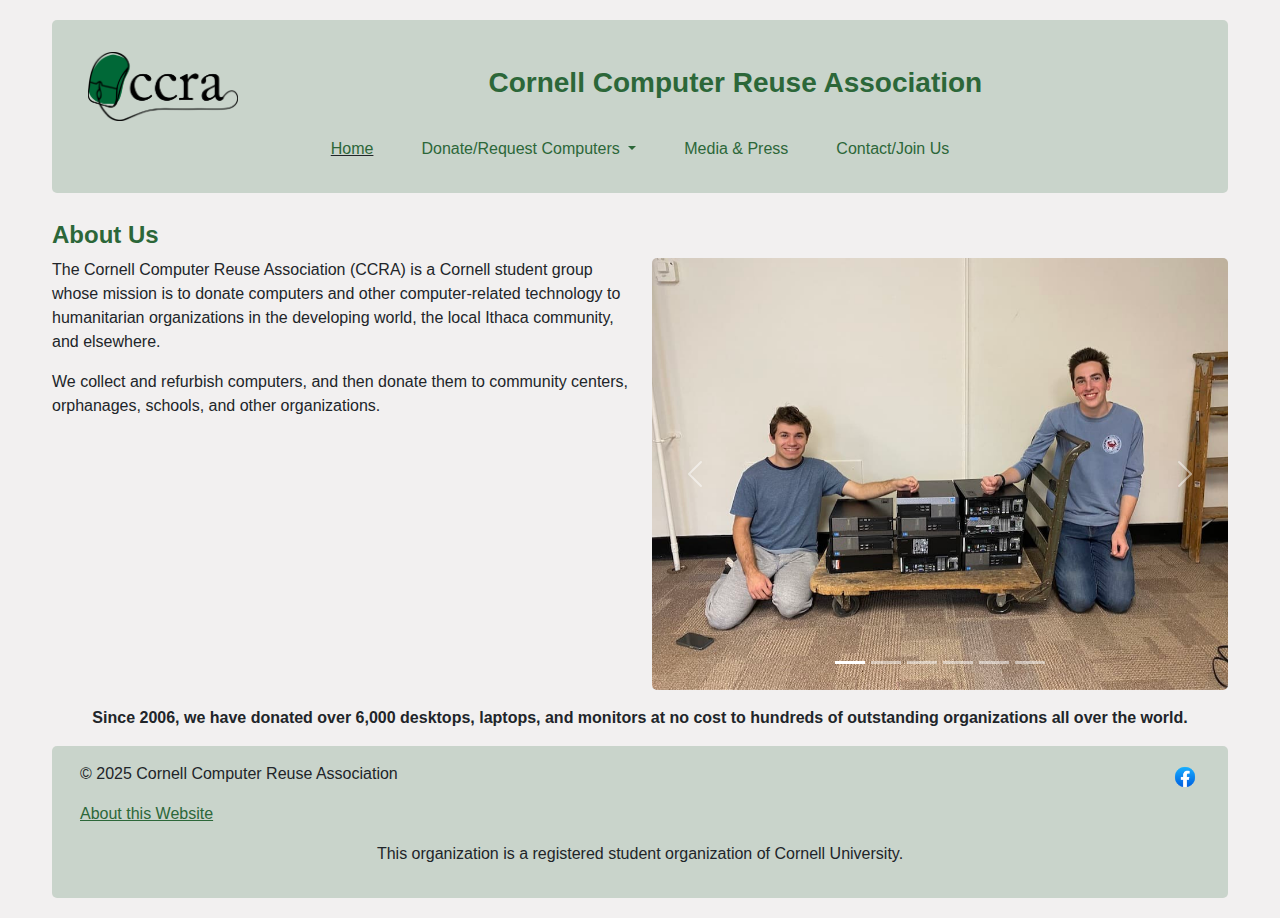
<file: index.html>
<!DOCTYPE html>
<html lang="en">

<head>
    <meta charset="UTF-8" />
    <meta name="viewport" content="width=device-width, initial-scale=1" />
    <title>Cornell Computer Reuse Association</title>
    <link rel="stylesheet" type="text/css" href="styles/bootstrap.min.css" />
    <link rel="stylesheet" type="text/css" href="styles/site.css" />

    <link rel="apple-touch-icon" sizes="180x180" href="/apple-touch-icon.png">
    <link rel="icon" type="image/png" sizes="32x32" href="/favicon-32x32.png">
    <link rel="icon" type="image/png" sizes="16x16" href="/favicon-16x16.png">
    <link rel="manifest" href="/site.webmanifest">
</head>

<body>
    <div class="container-fluid">
        <header>
            <div class="navbar navbar-expand-md">
                <button class="navbar-toggler" type="button" data-bs-toggle="collapse"
                    data-bs-target="#navbarSupportedContent" aria-controls="navbarSupportedContent"
                    aria-expanded="false" aria-label="Toggle navigation">
                    <span class="navbar-toggler-icon"></span>
                </button>
            </div>
            <div class="container-fluid text-center">
                <div class="row justify-content-center">
                    <div class="col-md-2 align-self-center">
                        <a href="index.html">
                            <img class="" src="images/ccralogo8.png" width="150" height="69"
                                alt="Cornell Computer Reuse Association Logo">
                        </a>
                    </div>

                    <div class="col-md align-self-center">
                        <a href="index.html">
                            <h3>
                                Cornell Computer Reuse Association
                            </h3>
                        </a>
                    </div>
                </div>

                <nav class="navbar navbar-expand-md">
                    <div class="container-fluid">
                        <div class="collapse navbar-collapse" id="navbarSupportedContent">
                            <ul class="navbar-nav m-auto">
                                <li class="nav-item active">
                                    <a class="nav-link" href="index.html">Home</a>
                                </li>
                                <li class="nav-item dropdown">
                                    <a class="nav-link dropdown-toggle" href="#" role="button" data-bs-toggle="dropdown"
                                        aria-expanded="false">
                                        Donate/Request Computers
                                    </a>
                                    <ul class="dropdown-menu">
                                        <li><a class="dropdown-item" href="donate-computers.html">Donate Computers</a>
                                        </li>
                                        <li><a class="dropdown-item" href="request-computers.html">Request Computers</a>
                                        </li>
                                        <li>
                                            <hr class="dropdown-divider">
                                        </li>
                                        <li><a class="dropdown-item" href="give-money.html">Give Money</a></li>
                                    </ul>
                                </li>
                                <li class="nav-item">
                                    <a class="nav-link" href="press.html">Media & Press</a>
                                </li>
                                <li class="nav-item">
                                    <a class="nav-link" href="contact.html">Contact/Join Us</a>
                                </li>
                            </ul>
                        </div>
                    </div>
                </nav>
            </div>


        </header>

        <main>
            <h4>About Us</h4>
            <div class="row">
                <div class="col-md">
                    <p>The Cornell Computer Reuse Association (CCRA) is a Cornell student group whose mission is to
                        donate computers and other computer-related technology to humanitarian organizations in the
                        developing world, the local Ithaca community, and elsewhere.</p>

                    <p>We collect and refurbish computers, and then donate them to community centers,
                        orphanages, schools, and other organizations.
                    </p>
                </div>
                <div class="col-md">
                    <div id="carouselExampleIndicators" class="carousel slide" data-bs-ride="true">
                        <div class="carousel-indicators">
                            <button type="button" data-bs-target="#carouselExampleIndicators" data-bs-slide-to="0"
                                class="active" aria-current="true" aria-label="Slide 1"></button>
                            <button type="button" data-bs-target="#carouselExampleIndicators" data-bs-slide-to="1"
                                aria-label="Slide 2"></button>
                            <button type="button" data-bs-target="#carouselExampleIndicators" data-bs-slide-to="2"
                                aria-label="Slide 3"></button>
                            <button type="button" data-bs-target="#carouselExampleIndicators" data-bs-slide-to="3"
                                aria-label="Slide 4"></button>
                            <button type="button" data-bs-target="#carouselExampleIndicators" data-bs-slide-to="4"
                                aria-label="Slide 5"></button>
                            <button type="button" data-bs-target="#carouselExampleIndicators" data-bs-slide-to="5"
                                aria-label="Slide 6"></button>
                        </div>

                        <div class="carousel-inner">
                            <div class="carousel-item active">
                                <img src="images/home/1.jpg" class="d-block w-100" alt="">
                            </div>
                            <div class="carousel-item">
                                <img src="images/home/2.jpg" class="d-block w-100" alt="">
                            </div>
                            <div class="carousel-item">
                                <img src="images/home/3.jpg" class="d-block w-100" alt="">
                            </div>
                            <div class="carousel-item">
                                <img src="images/home/4.jpg" class="d-block w-100" alt="">
                            </div>
                            <div class="carousel-item">
                                <img src="images/home/5.jpg" class="d-block w-100" alt="">
                            </div>
                            <div class="carousel-item">
                                <img src="images/home/6.jpg" class="d-block w-100" alt="">
                            </div>
                        </div>

                        <button class="carousel-control-prev" type="button" data-bs-target="#carouselExampleIndicators"
                            data-bs-slide="prev">
                            <span class="carousel-control-prev-icon" aria-hidden="true"></span>
                            <span class="visually-hidden">Previous</span>
                        </button>
                        <button class="carousel-control-next" type="button" data-bs-target="#carouselExampleIndicators"
                            data-bs-slide="next">
                            <span class="carousel-control-next-icon" aria-hidden="true"></span>
                            <span class="visually-hidden">Next</span>
                        </button>
                    </div>
                </div>
            </div>
            <p class="bold-center pt-3">Since 2006, we have donated over 6,000 desktops, laptops, and monitors at no cost to hundreds of outstanding
                organizations all over the world.</p>

            <!-- <div class="row g-0 text-center">
                <div class="col-md">
                    <a class="btn buttonpic btn-sm" href="#" role="button">Donate Computers</a>
                </div>

                <div class="col-md">
                    <a class="btn buttonpic btn-sm" href="#" role="button">Request Computers</a>
                </div>

                <div class="col-md">
                    <a class="btn buttonpic btn-sm" href="#" role="button">Give Money</a>
                </div>

                <div class="col-md">
                    <a class="btn buttonpic btn-sm" href="#" role="button">Contact/Join Us</a>
                </div>
            </div> -->

        </main>

        <footer>
            <div class="container-fluid text-center">
                <div class="row justify-content-center">
                    <div class="col-md">
                        <p class="float-md-start">© 2025 Cornell Computer Reuse Association</p>
                    </div>
                    <div class="col-md">
                        <a class="float-md-end"
                            href="https://www.facebook.com/Cornell-Computer-Reuse-Association-418484831551199/"
                            target="_blank">
                            <img class="" src="images/facebook-icon.png" width="30" height="30" alt="facebook logo">
                        </a>
                    </div>
                </div>

                <div class="row justify-content-center">
                    <div class="col-md">
                        <p class="float-md-start"><a href="about-this-website.html">About this Website</a></p>
                    </div>
                    <div class="col-md">
                    </div>
                </div>
<p>This organization is a registered student organization of Cornell University.</p>
            </div>
        </footer>
    </div>


    <!-- <script src="scripts/jquery-3.6.2.min.js"></script> -->
    <script src="scripts/bootstrap.bundle.min.js"></script>

</body>

</html>
</file>
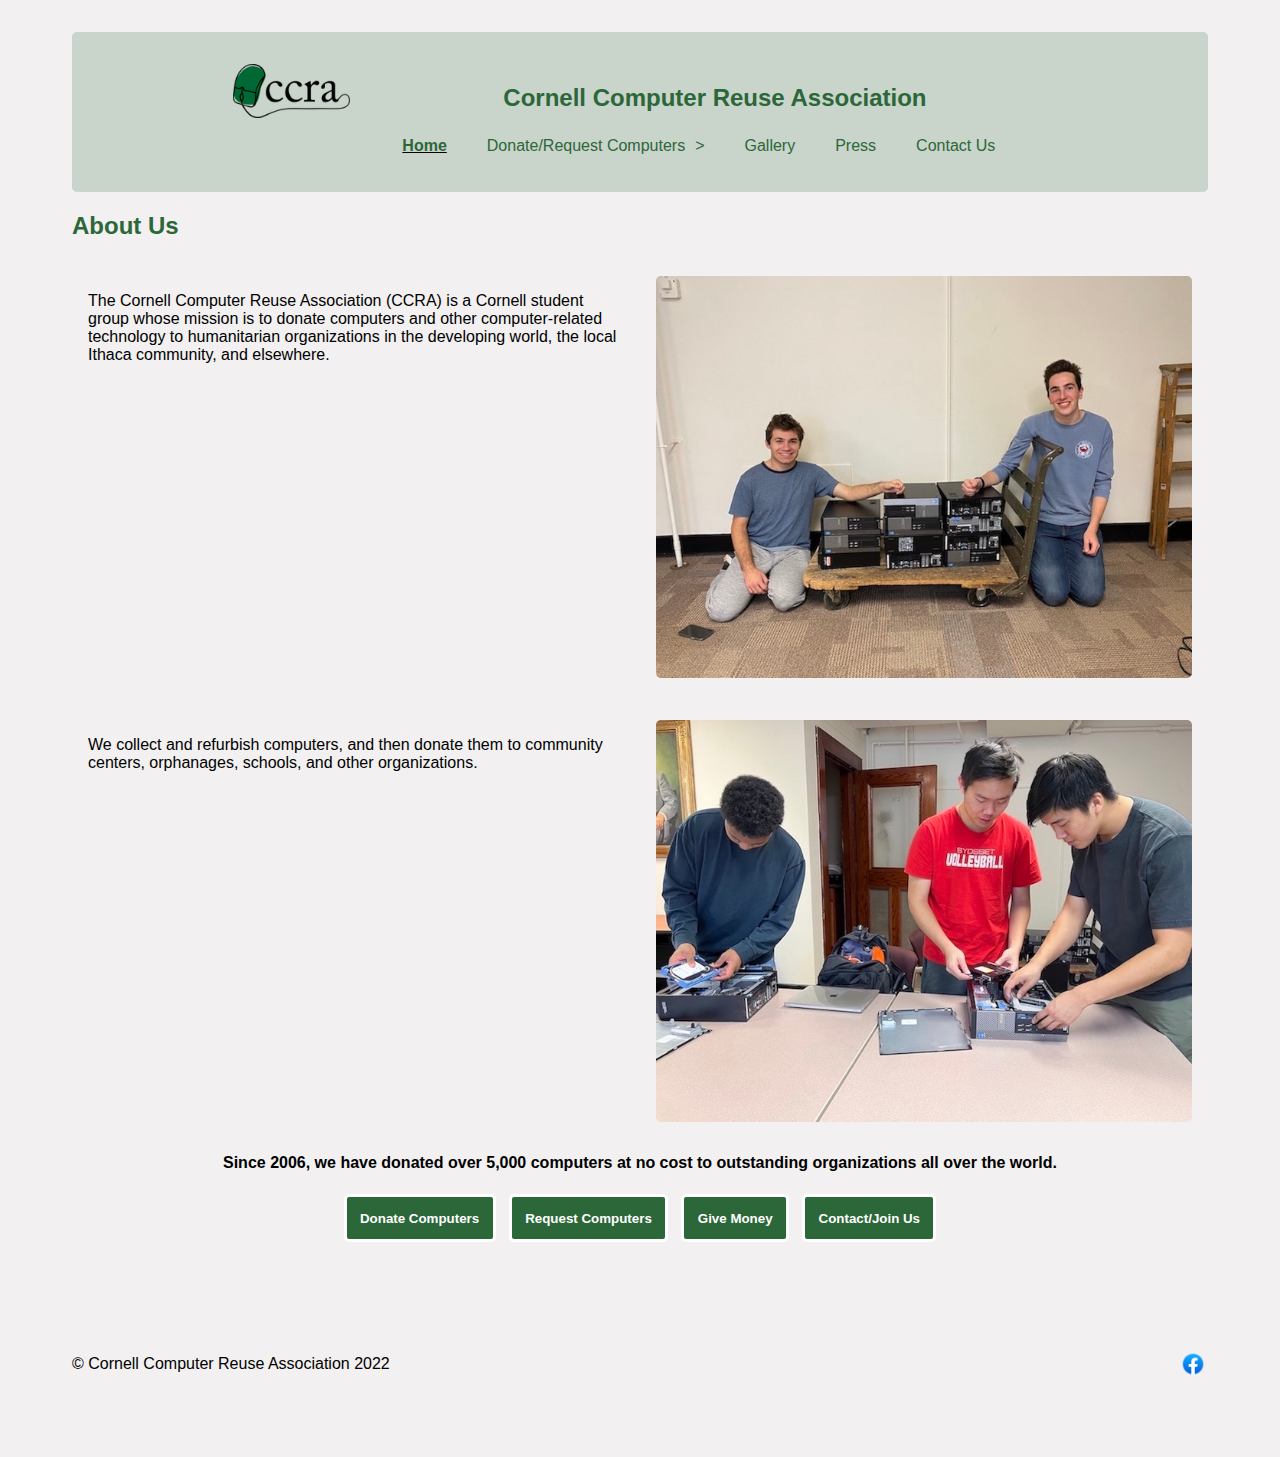
<file: _old/index.html>
<!DOCTYPE html>
<html lang="en">

<head>
    <meta charset="UTF-8" />
    <meta name="viewport" content="width=device-width, initial-scale=1" />
    <title>Cornell Computer Reuse Association</title>
    <link rel="stylesheet" type="text/css" href="styles/site.css" />
</head>

<body>
    <header>
        <div class="cols_wrapper">
            <div class="col_element">
                <a href="index.html">
                    <picture>
                        <!-- Client Provided Content -->
                        <img class="header_img" src="images/ccralogo.png" width="150" height="69"
                            alt="Cornell Computer Reuse Association Logo">
                    </picture>
                </a>
                <button id="hamburger" aria-label="show navigation">
                    <picture>
                        <!-- Group Created Content -->
                        <img class="hamburger_img" src="images/hamburger.svg" width="40" height="40" alt="">
                    </picture>
                </button>
            </div>

            <div class="col_element">
                <a href="index.html">
                    <h2>
                        Cornell Computer Reuse Association
                    </h2>
                </a>

                <nav>
                    <ul id="nav_list" class="accessible-hidden_narrow">
                        <li class="selected"><a href="index.html">Home</a></li>
                        <li>
                            <button id="donate-li" aria-label="show more tabs for donating or requesting computers">
                                <span class="arrow_wrapper">
                                    Donate/Request Computers
                                    <span class="nav_arrow" id="nav_arrow">></span>
                                </span>
                            </button>
                            <div id="dropdown" class="accessible-hidden">
                                <ul>
                                    <li><a href="donation.html">Donate Computers</a></li>
                                    <li><a href="request-donation.html">Request Computers</a></li>
                                    <li><a href="monetary-donation.html">Give Money</a></li>
                                </ul>
                            </div>
                        </li>
                        <li><a href="gallery.html">Gallery</a></li>
                        <li><a href="press.html">Press</a></li>
                        <li><a href="contact-us.html">Contact Us</a></li>
                    </ul>
                </nav>
            </div>
        </div>

    </header>

    <main>
        <h2>About Us</h2>
        <div class="cols_wrapper">
            <div class="col_element">
                <p>
                    The Cornell Computer Reuse Association (CCRA) is a Cornell student group whose mission is to donate
                    computers and other computer-related technology to humanitarian organizations in the developing
                    world, the
                    local Ithaca community, and elsewhere.
                </p>
            </div>

            <div class="col_element">
                <picture>
                    <!-- Group Created Content -->
                    <img src="images/img_16.JPG" width="700" height="525" alt="Menu Button">
                </picture>
            </div>
        </div>

        <div class="cols_wrapper">
            <div class="col_element">
                <p class="homepagetext">
                    We collect and refurbish computers, and then donate them to community centers, orphanages, schools,
                    and
                    other organizations.
                </p>
            </div>

            <div class="col_element">
                <picture>
                    <!-- Group Created Content -->
                    <img src="images/img_4.jpg" width="900" height="675" alt="Menu Button">
                </picture>
            </div>
        </div>


        <p class="quote">
            Since 2006, we have donated over 5,000 computers at no cost to outstanding organizations all over the world.
        </p>

        <div class="picopt bttn">
            <form action="donation.html" method="get">
                <button class="buttonpic">Donate Computers</button>
            </form>

            <form action="request-donation.html" method="get">
                <button class="buttonpic">Request Computers</button>
            </form>

            <form action="monetary-donation.html" method="get">
                <button class="buttonpic">Give Money</button>
            </form>

            <form action="contact-us.html" method="get">
                <button class="buttonpic">Contact/Join Us</button>
            </form>
        </div>




    </main>

    <footer>
        <p>© Cornell Computer Reuse Association 2022</p>
        <a href="https://www.facebook.com/Cornell-Computer-Reuse-Association-418484831551199/" target="_blank">
            <img src="images/facebook-icon.png" alt="facebook logo">
        </a>
    </footer>

    <script src="scripts/jquery-3.6.1.js"></script>
    <script src="scripts/nav.js"></script>
</body>

</html>
</file>
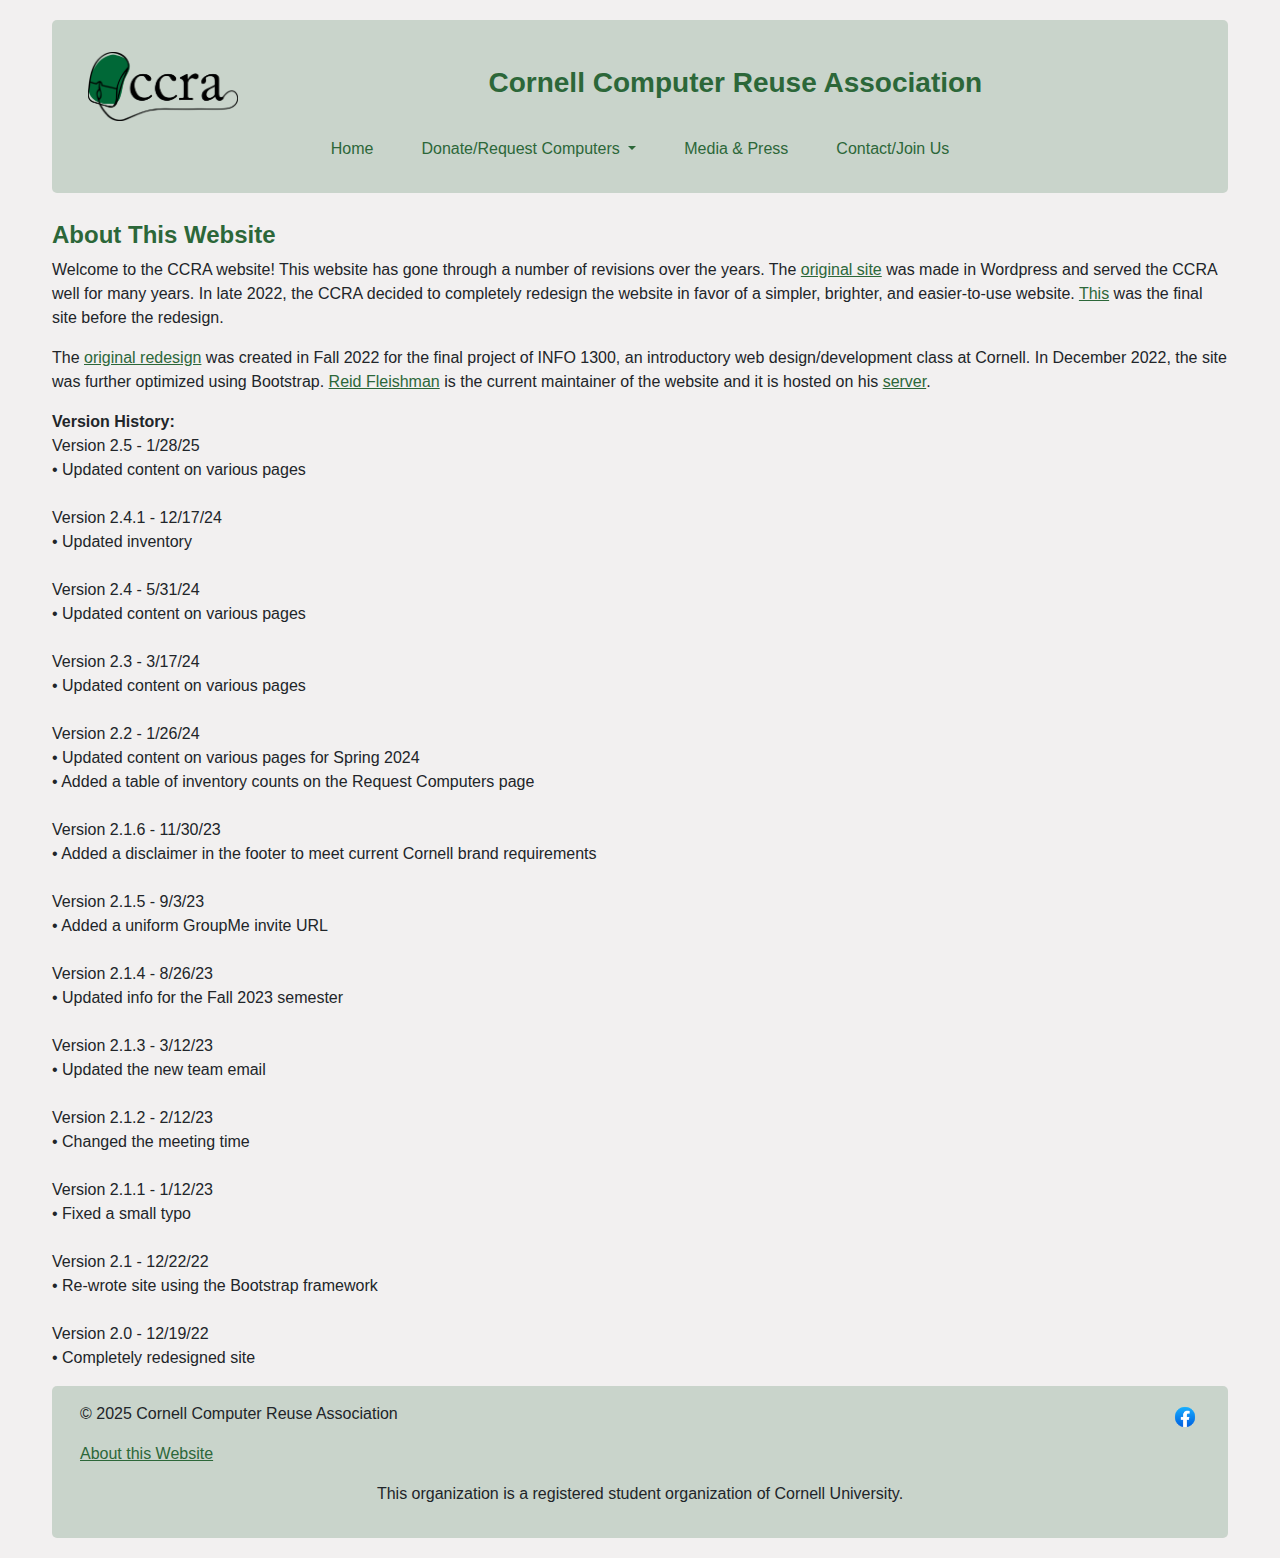
<file: about-this-website.html>
<!DOCTYPE html>
<html lang="en">

<head>
    <meta charset="UTF-8" />
    <meta name="viewport" content="width=device-width, initial-scale=1" />
    <title>Cornell Computer Reuse Association - About This Website</title>
    <link rel="stylesheet" type="text/css" href="styles/bootstrap.min.css" />
    <link rel="stylesheet" type="text/css" href="styles/site.css" />

    <link rel="apple-touch-icon" sizes="180x180" href="/apple-touch-icon.png">
    <link rel="icon" type="image/png" sizes="32x32" href="/favicon-32x32.png">
    <link rel="icon" type="image/png" sizes="16x16" href="/favicon-16x16.png">
    <link rel="manifest" href="/site.webmanifest">
</head>

<body>
    <div class="container-fluid">
        <header>
            <div class="navbar navbar-expand-md">
                <button class="navbar-toggler" type="button" data-bs-toggle="collapse"
                    data-bs-target="#navbarSupportedContent" aria-controls="navbarSupportedContent"
                    aria-expanded="false" aria-label="Toggle navigation">
                    <span class="navbar-toggler-icon"></span>
                </button>
            </div>
            <div class="container-fluid text-center">
                <div class="row justify-content-center">
                    <div class="col-md-2 align-self-center">
                        <a href="index.html">
                            <img class="" src="images/ccralogo8.png" width="150" height="69"
                                alt="Cornell Computer Reuse Association Logo">
                        </a>
                    </div>

                    <div class="col-md align-self-center">
                        <a href="index.html">
                            <h3>
                                Cornell Computer Reuse Association
                            </h3>
                        </a>
                    </div>
                </div>

                <nav class="navbar navbar-expand-md">
                    <div class="container-fluid">
                        <div class="collapse navbar-collapse" id="navbarSupportedContent">
                            <ul class="navbar-nav m-auto">
                                <li class="nav-item">
                                    <a class="nav-link" href="index.html">Home</a>
                                </li>
                                <li class="nav-item dropdown">
                                    <a class="nav-link dropdown-toggle" href="#" role="button" data-bs-toggle="dropdown"
                                        aria-expanded="false">
                                        Donate/Request Computers
                                    </a>
                                    <ul class="dropdown-menu">
                                        <li><a class="dropdown-item" href="donate-computers.html">Donate Computers</a>
                                        </li>
                                        <li><a class="dropdown-item" href="request-computers.html">Request Computers</a>
                                        </li>
                                        <li>
                                            <hr class="dropdown-divider">
                                        </li>
                                        <li><a class="dropdown-item" href="give-money.html">Give Money</a></li>
                                    </ul>
                                </li>
                                <li class="nav-item">
                                    <a class="nav-link" href="press.html">Media & Press</a>
                                </li>
                                <li class="nav-item">
                                    <a class="nav-link" href="contact.html">Contact/Join Us</a>
                                </li>
                            </ul>
                        </div>
                    </div>
                </nav>
            </div>


        </header>

        <main>
            <!-- Here's an Easter Egg.  If you are reading this, send a screenshot to reidfleishman5@gmail.com and you might get a surprise! -->

            <h4>About This Website</h4>
            <p>Welcome to the CCRA website! This website has gone through a number of revisions over the years. The
                <a href="https://web.archive.org/web/20141108051624/http://www.cornellcomputerreuse.org/">original site</a> was made in Wordpress and served the CCRA well for many years. In late 2022, the CCRA
                decided to completely redesign the website in favor of a simpler, brighter, and easier-to-use website.  <a href="https://web.archive.org/web/20220621152516/https://cornellcomputerreuse.org/">This</a> was the final site before the redesign.
            </p>

            <p>The <a href="https://server.reidf.net/old_ccra/">original redesign</a> was created in Fall 2022 for the final project of INFO 1300, an introductory web
                design/development class at Cornell. In December 2022, the site was further optimized using Bootstrap.
                <a href="https://reidf.net">Reid Fleishman</a> is the current maintainer of the website and it is hosted
                on his <a href="https://server.reidf.net">server</a>.</p>

            <p><span class="emphasis">Version History:</span>
                <br>
                Version 2.5 - 1/28/25
                <br>
                • Updated content on various pages
                <br>
                <br>
                Version 2.4.1 - 12/17/24
                <br>
                • Updated inventory
                <br>
                <br>
                Version 2.4 - 5/31/24
                <br>
                • Updated content on various pages
                <br>
                <br>
                Version 2.3 - 3/17/24
                <br>
                • Updated content on various pages
                <br>
                <br>
                Version 2.2 - 1/26/24
                <br>
                • Updated content on various pages for Spring 2024
                <br>
                • Added a table of inventory counts on the Request Computers page
                <br>
                <br>
                Version 2.1.6 - 11/30/23
                <br>
                • Added a disclaimer in the footer to meet current Cornell brand requirements
                <br>
                <br>
                Version 2.1.5 - 9/3/23
                <br>
                • Added a uniform GroupMe invite URL
                <br>
                <br>
                Version 2.1.4 - 8/26/23
                <br>
                • Updated info for the Fall 2023 semester
                <br>
                <br>
                Version 2.1.3 - 3/12/23
                <br>
                • Updated the new team email
                <br>
                <br>
                Version 2.1.2 - 2/12/23
                <br>
                • Changed the meeting time
                <br>
                <br>
                Version 2.1.1 - 1/12/23
                <br>
                • Fixed a small typo
                <br>
                <br>
                Version 2.1 - 12/22/22
                <br>
                • Re-wrote site using the Bootstrap framework
                <br>
                <br>
                Version 2.0 - 12/19/22
                <br>
                • Completely redesigned site
            </p>

        </main>

        <footer>
            <div class="container-fluid text-center">
                <div class="row justify-content-center">
                    <div class="col-md">
                        <p class="float-md-start">© 2025 Cornell Computer Reuse Association</p>
                    </div>
                    <div class="col-md">
                        <a class="float-md-end"
                            href="https://www.facebook.com/Cornell-Computer-Reuse-Association-418484831551199/"
                            target="_blank">
                            <img class="" src="images/facebook-icon.png" width="30" height="30" alt="facebook logo">
                        </a>
                    </div>
                </div>

                <div class="row justify-content-center">
                    <div class="col-md">
                        <p class="float-md-start"><a href="about-this-website.html">About this Website</a></p>
                    </div>
                    <div class="col-md">
                    </div>
                </div>
<p>This organization is a registered student organization of Cornell University.</p>
            </div>
        </footer>
    </div>


    <!-- <script src="scripts/jquery-3.6.2.min.js"></script> -->
    <script src="scripts/bootstrap.bundle.min.js"></script>

</body>

</html>
</file>
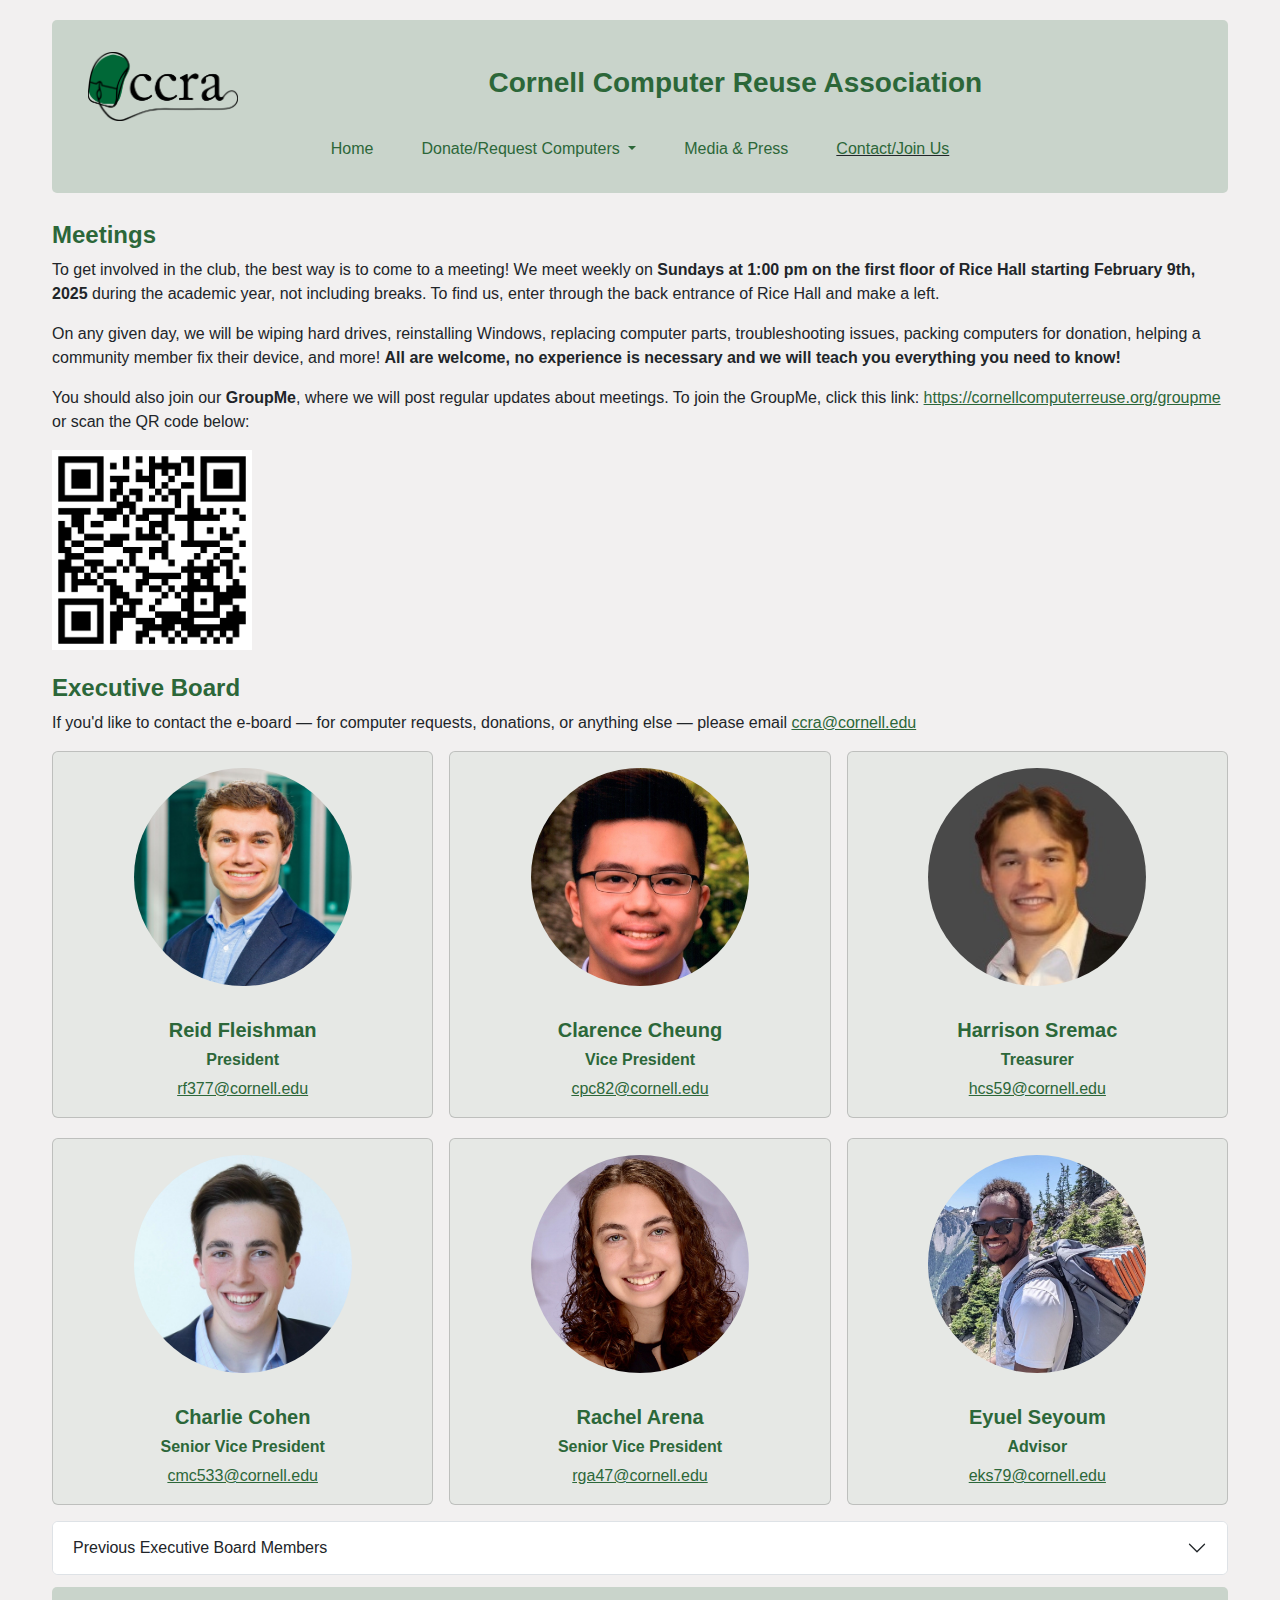
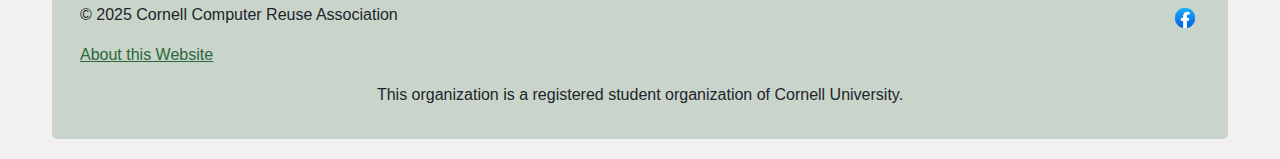
<file: contact.html>
<!DOCTYPE html>
<html lang="en">

<head>
    <meta charset="UTF-8" />
    <meta name="viewport" content="width=device-width, initial-scale=1" />
    <title>Cornell Computer Reuse Association - Press</title>
    <link rel="stylesheet" type="text/css" href="styles/bootstrap.min.css" />
    <link rel="stylesheet" type="text/css" href="styles/site.css" />

    <link rel="apple-touch-icon" sizes="180x180" href="/apple-touch-icon.png">
    <link rel="icon" type="image/png" sizes="32x32" href="/favicon-32x32.png">
    <link rel="icon" type="image/png" sizes="16x16" href="/favicon-16x16.png">
    <link rel="manifest" href="/site.webmanifest">
</head>

<body>
    <div class="container-fluid">
        <header>
            <div class="navbar navbar-expand-md">
                <button class="navbar-toggler" type="button" data-bs-toggle="collapse"
                    data-bs-target="#navbarSupportedContent" aria-controls="navbarSupportedContent"
                    aria-expanded="false" aria-label="Toggle navigation">
                    <span class="navbar-toggler-icon"></span>
                </button>
            </div>
            <div class="container-fluid text-center">
                <div class="row justify-content-center">
                    <div class="col-md-2 align-self-center">
                        <a href="index.html">
                            <img class="" src="images/ccralogo8.png" width="150" height="69"
                                alt="Cornell Computer Reuse Association Logo">
                        </a>
                    </div>

                    <div class="col-md align-self-center">
                        <a href="index.html">
                            <h3>
                                Cornell Computer Reuse Association
                            </h3>
                        </a>
                    </div>
                </div>

                <nav class="navbar navbar-expand-md">
                    <div class="container-fluid">
                        <div class="collapse navbar-collapse" id="navbarSupportedContent">
                            <ul class="navbar-nav m-auto">
                                <li class="nav-item">
                                    <a class="nav-link" href="index.html">Home</a>
                                </li>
                                <li class="nav-item dropdown">
                                    <a class="nav-link dropdown-toggle" href="#" role="button" data-bs-toggle="dropdown"
                                        aria-expanded="false">
                                        Donate/Request Computers
                                    </a>
                                    <ul class="dropdown-menu">
                                        <li><a class="dropdown-item" href="donate-computers.html">Donate Computers</a>
                                        </li>
                                        <li><a class="dropdown-item" href="request-computers.html">Request Computers</a>
                                        </li>
                                        <li>
                                            <hr class="dropdown-divider">
                                        </li>
                                        <li><a class="dropdown-item" href="give-money.html">Give Money</a></li>
                                    </ul>
                                </li>
                                <li class="nav-item">
                                    <a class="nav-link" href="press.html">Media & Press</a>
                                </li>
                                <li class="nav-item active">
                                    <a class="nav-link" href="contact.html">Contact/Join Us</a>
                                </li>
                            </ul>
                        </div>
                    </div>
                </nav>
            </div>


        </header>

        <main>
            <h4>Meetings</h4>
            <p> To get involved in the club, the best way is to come to a meeting! We meet weekly on <span
                    class="emphasis">Sundays at 1:00 pm on the first floor of Rice Hall starting February 9th, 2025</span> during the academic year, not including breaks.  To find us, enter through the back entrance of Rice Hall and make a left.</p>

                <p>On any given day, we will be wiping hard drives, reinstalling Windows, replacing computer parts, troubleshooting issues, packing computers for donation, helping a community member fix their device, and more!  <span class="emphasis">All are welcome, no experience is necessary and we will teach you everything you need to know!</span></p>

            <p>You should also join our <span class="emphasis">GroupMe</span>, where we will post regular updates about
                meetings. To join the GroupMe, click this link: <a
                    href="https://cornellcomputerreuse.org/groupme">https://cornellcomputerreuse.org/groupme</a>
                or scan the QR code below:</p>

            <img src="images/contact/qrcode.png" width="200" height="200" alt="GroupMe QR Code">

            <h4 class="section">Executive Board</h4>
            <p>If you'd like to contact the e-board — for computer requests, donations, or anything else — please email <a href="mailto:ccra@cornell.edu">ccra@cornell.edu</a></p>
            <div class="row text-center g-3">
                <div class="col-sm">
                    <div class="contact card">
                        <img src="images/contact/reid.jpg" class="card-img-top p-3 mx-auto" alt="">
                        <div class="card-body">
                            <h5 class="card-title">Reid Fleishman</h5>
                            <h6 class="card-title">President</h6>
                            <p class="card-text"><a href="mailto:rf377@cornell.edu">rf377@cornell.edu</a></p>
                        </div>
                    </div>
                </div>

                <div class="col-sm">
                    <div class="contact card">
                        <img src="images/contact/clarence.jpg" class="card-img-top p-3 mx-auto" alt="">
                        <div class="card-body">
                            <h5 class="card-title">Clarence Cheung</h5>
                            <h6 class="card-title">Vice President</h6>
                            <p class="card-text"><a href="mailto:cpc82@cornell.edu">cpc82@cornell.edu</a></p>
                        </div>
                    </div>
                </div>


                <div class="col-sm">
                    <div class="contact card">
                        <img src="images/contact/harrison.jpg" class="card-img-top p-3 mx-auto" alt="">
                        <div class="card-body">
                            <h5 class="card-title">Harrison Sremac</h5>
                            <h6 class="card-title">Treasurer</h6>
                            <p class="card-text"><a href="mailto:hcs59@cornell.edu">hcs59@cornell.edu</a></p>
                        </div>
                    </div>
                </div>


            </div>

            <div class="row text-center g-3 mt-1">

                <div class="col-sm">
                    <div class="contact card">
                        <img src="images/contact/charlie.jpg" class="card-img-top p-3 mx-auto" alt="">
                        <div class="card-body">
                            <h5 class="card-title">Charlie Cohen</h5>
                            <h6 class="card-title">Senior Vice President</h6>
                            <p class="card-text"><a href="mailto:cmc533@cornell.edu">cmc533@cornell.edu</a></p>
                        </div>
                    </div>
                </div>


                <div class="col-sm">
                    <div class="contact card">
                        <img src="images/contact/rachel.jpg" class="card-img-top p-3 mx-auto" alt="">
                        <div class="card-body">
                            <h5 class="card-title">Rachel Arena</h5>
                            <h6 class="card-title">Senior Vice President</h6>
                            <p class="card-text"><a href="mailto:rga47@cornell.edu">rga47@cornell.edu</a></p>
                        </div>
                    </div>
                </div>

                <div class="col-sm">
                    <div class="contact card">
                        <img src="images/contact/eyuel.jpg" class="card-img-top p-3 mx-auto" alt="">
                        <div class="card-body">
                            <h5 class="card-title">Eyuel Seyoum</h5>
                            <h6 class="card-title">Advisor</h6>
                            <p class="card-text"><a href="mailto:eks79@cornell.edu">eks79@cornell.edu</a></p>
                        </div>
                    </div>
                </div>
            </div>

            <div class="accordion section" id="accordionExample">
                <div class="accordion-item">
                  <h2 class="accordion-header" id="headingOne">
                    <button class="accordion-button collapsed" type="button" data-bs-toggle="collapse" data-bs-target="#collapseOne" aria-expanded="false" aria-controls="collapseOne">
                        Previous Executive Board Members
                    </button>
                  </h2>
                  <div id="collapseOne" class="accordion-collapse collapse" aria-labelledby="headingOne" data-bs-parent="#accordionExample">
                    <div class="accordion-body">
                        <div class="row text-center g-3">
                            <div class="col-sm">
                                <div class="contact card">
                                    <img src="images/contact/chris.jpg" class="card-img-top p-3 mx-auto" alt="">
                                    <div class="card-body">
                                        <h5 class="card-title">
                                            Chris Walkowiak</h5>
                                        <h6 class="card-title">Treasurer, 2023-2024</h6>
                                        <p class="card-text"><a href="mailto:cw747@cornell.edu">cw747@cornell.edu</a></p>
                                    </div>
                                </div>
                            </div>

                            <div class="col-sm">
                                <div class="contact card">
                                    <img src="images/contact/kevin.jpg" class="card-img-top p-3 mx-auto" alt="">
                                    <div class="card-body">
                                        <h5 class="card-title">Kevin Lin</h5>
                                        <h6 class="card-title">2021-2023</h6>
                                        <p class="card-text"><a href="mailto:kl628@cornell.edu">kl628@cornell.edu</a></p>
                                    </div>
                                </div>
                            </div>

                            <div class="col-sm">
                                <div class="contact card">
                                    <img src="images/contact/peter.jpg" class="card-img-top p-3 mx-auto" alt="">
                                    <div class="card-body">
                                        <h5 class="card-title">Peter McManus</h5>
                                        <h6 class="card-title">2021-2022</h6>
                                        <p class="card-text"><a href="mailto:pmm258@cornell.edu">pmm258@cornell.edu</a></p>
                                    </div>
                                </div>
                            </div>
                        </div>

                        <div class="row text-center g-3 mt-1">
                            <div class="col-sm">
                                <div class="contact card">
                                    <img src="images/contact/connor.jpg" class="card-img-top p-3 mx-auto" alt="">
                                    <div class="card-body">
                                        <h5 class="card-title">Connor Chen</h5>
                                        <h6 class="card-title">2020-2022</h6>
                                        <p class="card-text"><a href="mailto:cjc353@cornell.edu">cjc353@cornell.edu</a></p>
                                    </div>
                                </div>
                            </div>

                            <div class="col-sm">
                                <div class="contact card">
                                    <img src="images/contact/julia.jpg" class="card-img-top p-3 mx-auto" alt="">
                                    <div class="card-body">
                                        <h5 class="card-title">Julia Leonard</h5>
                                        <h6 class="card-title">Advisor, 2019-2022</h6>
                                        <p class="card-text"><a href="mailto:jsl76@cornell.edu">jsl76@cornell.edu</a></p>
                                    </div>
                                </div>
                            </div>

                            <div class="col-sm">
                                <div class="contact card">
                                    <img src="images/contact/alan.jpg" class="card-img-top p-3 mx-auto" alt="">
                                    <div class="card-body">
                                        <h5 class="card-title">Alan Heiman</h5>
                                        <h6 class="card-title">Founder and Advisor, 2006-2019</h6>
                                        <p class="card-text"><a href="mailto:arh11@cornell.edu">arh11@cornell.edu</a></p>
                                    </div>
                                </div>
                            </div>
                        </div>

                        <p class="mt-3 mb-0">We only show E-Board members since 2022.  If you need to contact anyone else prior to 2022, please email Julia and/or Alan.</p>
                    </div>
                  </div>
                </div>
              </div>


        </main>

        <footer>
            <div class="container-fluid text-center">
                <div class="row justify-content-center">
                    <div class="col-md">
                        <p class="float-md-start">© 2025 Cornell Computer Reuse Association</p>
                    </div>
                    <div class="col-md">
                        <a class="float-md-end"
                            href="https://www.facebook.com/Cornell-Computer-Reuse-Association-418484831551199/"
                            target="_blank">
                            <img class="" src="images/facebook-icon.png" width="30" height="30" alt="facebook logo">
                        </a>
                    </div>
                </div>

                <div class="row justify-content-center">
                    <div class="col-md">
                        <p class="float-md-start"><a href="about-this-website.html">About this Website</a></p>
                    </div>
                    <div class="col-md">
                    </div>
                </div>
<p>This organization is a registered student organization of Cornell University.</p>
            </div>
        </footer>
    </div>


    <!-- <script src="scripts/jquery-3.6.2.min.js"></script> -->
    <script src="scripts/bootstrap.bundle.min.js"></script>

</body>

</html>
</file>
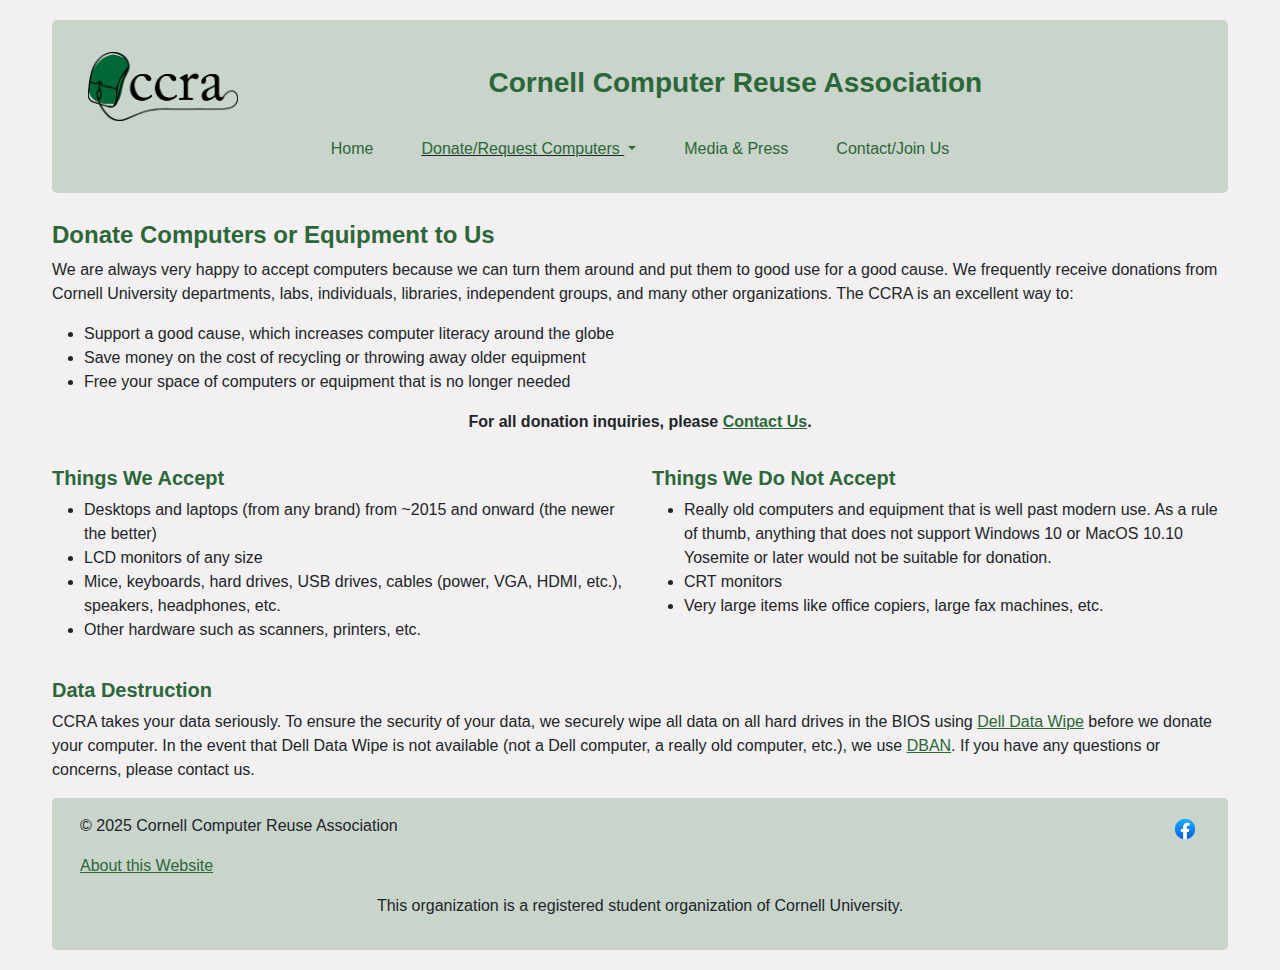
<file: donate-computers.html>
<!DOCTYPE html>
<html lang="en">

<head>
    <meta charset="UTF-8" />
    <meta name="viewport" content="width=device-width, initial-scale=1" />
    <title>Cornell Computer Reuse Association - Donate Computers</title>
    <link rel="stylesheet" type="text/css" href="styles/bootstrap.min.css" />
    <link rel="stylesheet" type="text/css" href="styles/site.css" />

    <link rel="apple-touch-icon" sizes="180x180" href="/apple-touch-icon.png">
    <link rel="icon" type="image/png" sizes="32x32" href="/favicon-32x32.png">
    <link rel="icon" type="image/png" sizes="16x16" href="/favicon-16x16.png">
    <link rel="manifest" href="/site.webmanifest">
</head>

<body>
    <div class="container-fluid">
        <header>
            <div class="navbar navbar-expand-md">
                <button class="navbar-toggler" type="button" data-bs-toggle="collapse"
                    data-bs-target="#navbarSupportedContent" aria-controls="navbarSupportedContent"
                    aria-expanded="false" aria-label="Toggle navigation">
                    <span class="navbar-toggler-icon"></span>
                </button>
            </div>
            <div class="container-fluid text-center">
                <div class="row justify-content-center">
                    <div class="col-md-2 align-self-center">
                        <a href="index.html">
                            <img class="" src="images/ccralogo8.png" width="150" height="69"
                                alt="Cornell Computer Reuse Association Logo">
                        </a>
                    </div>

                    <div class="col-md align-self-center">
                        <a href="index.html">
                            <h3>
                                Cornell Computer Reuse Association
                            </h3>
                        </a>
                    </div>
                </div>

                <nav class="navbar navbar-expand-md">
                    <div class="container-fluid">
                        <div class="collapse navbar-collapse" id="navbarSupportedContent">
                            <ul class="navbar-nav m-auto">
                                <li class="nav-item">
                                    <a class="nav-link" href="index.html">Home</a>
                                </li>
                                <li class="nav-item dropdown active">
                                    <a class="nav-link dropdown-toggle" href="#" role="button" data-bs-toggle="dropdown"
                                        aria-expanded="false">
                                        Donate/Request Computers
                                    </a>
                                    <ul class="dropdown-menu">
                                        <li><a class="dropdown-item active" href="donate-computers.html">Donate
                                                Computers</a>
                                        </li>
                                        <li><a class="dropdown-item" href="request-computers.html">Request Computers</a>
                                        </li>
                                        <li>
                                            <hr class="dropdown-divider">
                                        </li>
                                        <li><a class="dropdown-item" href="give-money.html">Give Money</a></li>
                                    </ul>
                                </li>
                                <li class="nav-item">
                                    <a class="nav-link" href="press.html">Media & Press</a>
                                </li>
                                <li class="nav-item">
                                    <a class="nav-link" href="contact.html">Contact/Join Us</a>
                                </li>
                            </ul>
                        </div>
                    </div>
                </nav>
            </div>


        </header>

        <main>
            <h4>Donate Computers or Equipment to Us</h4>

            <p>We are always very happy to accept computers because we can turn them around and put them to good use for
                a good cause. We frequently receive donations from Cornell University departments, labs, individuals,
                libraries, independent groups, and many other organizations. The CCRA is an excellent way to:</p>

            <ul>
                <li>
                    Support a good cause, which increases computer literacy around the globe
                </li>
                <li>
                    Save money on the cost of recycling or throwing away older equipment
                </li>
                <li>
                    Free your space of computers or equipment that is no longer needed
                </li>
            </ul>

            <p class="bold-center">For all donation inquiries, please <a href="contact.html">Contact Us</a>.</p>

            <div class="row section">
                <div class="col-md">
                    <h5>Things We Accept</h5>
                    <ul>
                        <li>
                            Desktops and laptops (from any brand) from ~2015 and onward (the newer the better)
                        </li>
                        <li>
                            LCD monitors of any size
                        </li>
                        <li>
                            Mice, keyboards, hard drives, USB drives, cables (power, VGA, HDMI, etc.), speakers, headphones, etc.
                        </li>
                        <li>
                            Other hardware such as scanners, printers, etc.
                        </li>
                    </ul>
                </div>

                <div class="col-md">
                    <h5>Things We Do Not Accept</h5>
                    <ul>
                        <li>
                            Really old computers and equipment that is well past modern use.  As a rule of thumb, anything that does not support Windows 10 or MacOS 10.10 Yosemite or later would not be suitable for donation.
                        </li>
                        <li>
                            CRT monitors
                        </li>
                        <li>
                            Very large items like office copiers, large fax machines, etc.
                        </li>
                    </ul>
                </div>
            </div>

            <h5 class="section">Data Destruction</h5>
            <p>CCRA takes your data seriously.  To ensure the security of your data, we securely wipe all data on all hard drives in the BIOS using <a href="https://www.dell.com/support/kbdoc/en-us/000146892/dell-data-wipe">Dell Data Wipe</a> before we donate your computer.  In the event that Dell Data Wipe is not available (not a Dell computer, a really old computer, etc.), we use <a href="https://dban.org">DBAN</a>.  If you have any questions or concerns, please contact us.</p>

        </main>

        <footer>
            <div class="container-fluid text-center">
                <div class="row justify-content-center">
                    <div class="col-md">
                        <p class="float-md-start">© 2025 Cornell Computer Reuse Association</p>
                    </div>
                    <div class="col-md">
                        <a class="float-md-end"
                            href="https://www.facebook.com/Cornell-Computer-Reuse-Association-418484831551199/"
                            target="_blank">
                            <img class="" src="images/facebook-icon.png" width="30" height="30" alt="facebook logo">
                        </a>
                    </div>
                </div>

                <div class="row justify-content-center">
                    <div class="col-md">
                        <p class="float-md-start"><a href="about-this-website.html">About this Website</a></p>
                    </div>
                    <div class="col-md">
                    </div>
                </div>
<p>This organization is a registered student organization of Cornell University.</p>
            </div>
        </footer>
    </div>


    <!-- <script src="scripts/jquery-3.6.2.min.js"></script> -->
    <script src="scripts/bootstrap.bundle.min.js"></script>

</body>

</html>
</file>
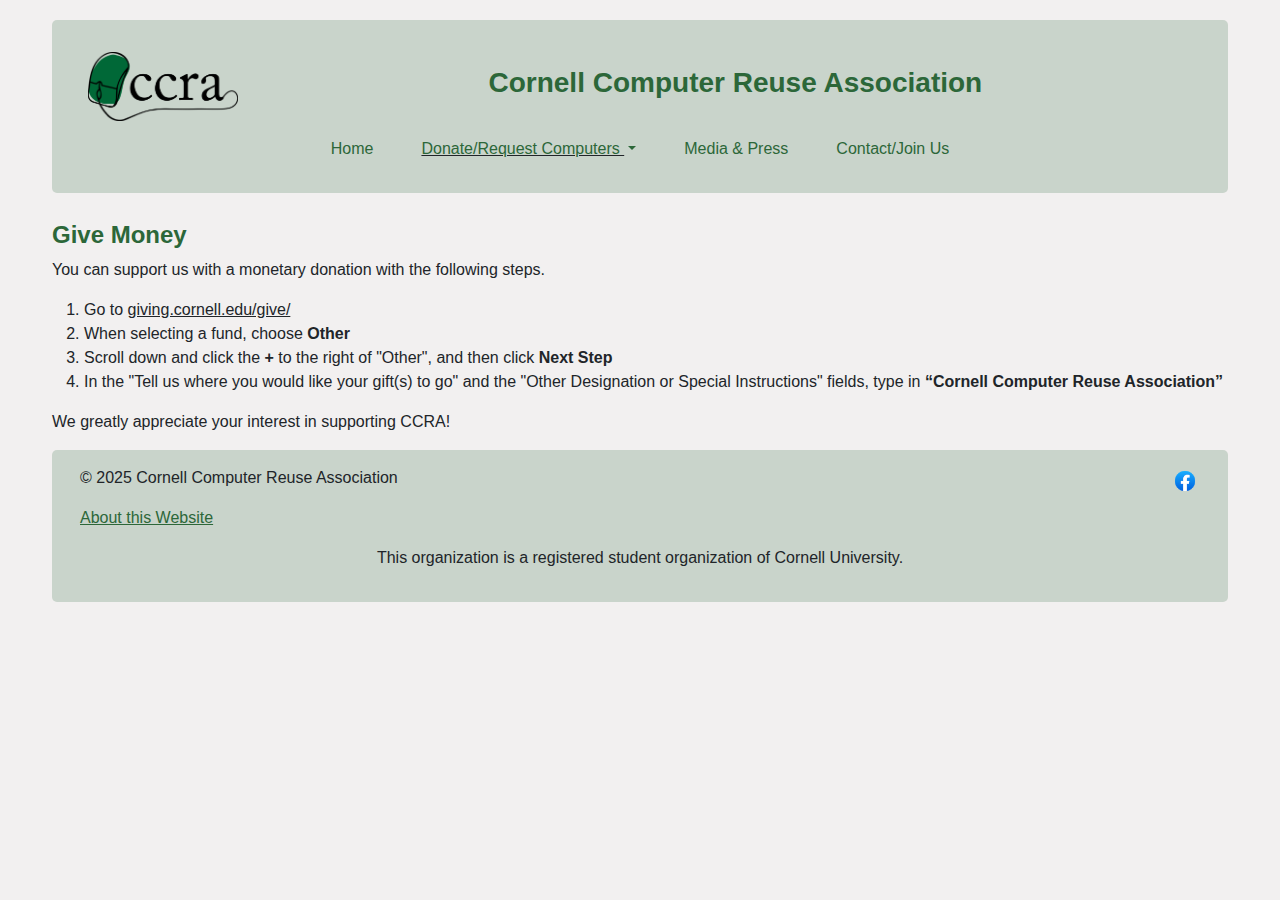
<file: give-money.html>
<!DOCTYPE html>
<html lang="en">

<head>
    <meta charset="UTF-8" />
    <meta name="viewport" content="width=device-width, initial-scale=1" />
    <title>Cornell Computer Reuse Association - Donate Money</title>
    <link rel="stylesheet" type="text/css" href="styles/bootstrap.min.css" />
    <link rel="stylesheet" type="text/css" href="styles/site.css" />

    <link rel="apple-touch-icon" sizes="180x180" href="/apple-touch-icon.png">
    <link rel="icon" type="image/png" sizes="32x32" href="/favicon-32x32.png">
    <link rel="icon" type="image/png" sizes="16x16" href="/favicon-16x16.png">
    <link rel="manifest" href="/site.webmanifest">
</head>

<body>
    <div class="container-fluid">
        <header>
            <div class="navbar navbar-expand-md">
                <button class="navbar-toggler" type="button" data-bs-toggle="collapse"
                    data-bs-target="#navbarSupportedContent" aria-controls="navbarSupportedContent"
                    aria-expanded="false" aria-label="Toggle navigation">
                    <span class="navbar-toggler-icon"></span>
                </button>
            </div>
            <div class="container-fluid text-center">
                <div class="row justify-content-center">
                    <div class="col-md-2 align-self-center">
                        <a href="index.html">
                            <img class="" src="images/ccralogo8.png" width="150" height="69"
                                alt="Cornell Computer Reuse Association Logo">
                        </a>
                    </div>

                    <div class="col-md align-self-center">
                        <a href="index.html">
                            <h3>
                                Cornell Computer Reuse Association
                            </h3>
                        </a>
                    </div>
                </div>

                <nav class="navbar navbar-expand-md">
                    <div class="container-fluid">
                        <div class="collapse navbar-collapse" id="navbarSupportedContent">
                            <ul class="navbar-nav m-auto">
                                <li class="nav-item">
                                    <a class="nav-link" href="index.html">Home</a>
                                </li>
                                <li class="nav-item dropdown active">
                                    <a class="nav-link dropdown-toggle" href="#" role="button" data-bs-toggle="dropdown"
                                        aria-expanded="false">
                                        Donate/Request Computers
                                    </a>
                                    <ul class="dropdown-menu">
                                        <li><a class="dropdown-item" href="donate-computers.html">Donate Computers</a>
                                        </li>
                                        <li><a class="dropdown-item" href="request-computers.html">Request Computers</a>
                                        </li>
                                        <li>
                                            <hr class="dropdown-divider">
                                        </li>
                                        <li><a class="dropdown-item active" href="give-money.html">Give Money</a></li>
                                    </ul>
                                </li>
                                <li class="nav-item">
                                    <a class="nav-link" href="press.html">Media & Press</a>
                                </li>
                                <li class="nav-item">
                                    <a class="nav-link" href="contact.html">Contact/Join Us</a>
                                </li>
                            </ul>
                        </div>
                    </div>
                </nav>
            </div>


        </header>

        <main>
            <h4>Give Money</h4>
            <p>You can support us with a monetary donation with the following steps.</p>

            <ol>
                <li>
                    Go to <u><a href="https://www.giving.cornell.edu/give/">giving.cornell.edu/give/</a></u>
                </li>
                <li>
                    When selecting a fund, choose <span class="emphasis">Other</span>
                </li>
                <li>
                    Scroll down and click the  <span class="emphasis">+</span> to the right of "Other", and then click <span class="emphasis">Next Step</span>
                </li>
                <li>
                    In the "Tell us where you would like your gift(s) to go" and the "Other Designation or Special Instructions" fields, type in <span class="emphasis">“Cornell Computer Reuse Association”</span>
                </li>
            </ol>

            <p>We greatly appreciate your interest in supporting CCRA!</p>
        </main>

        <footer>
            <div class="container-fluid text-center">
                <div class="row justify-content-center">
                    <div class="col-md">
                        <p class="float-md-start">© 2025 Cornell Computer Reuse Association</p>
                    </div>
                    <div class="col-md">
                        <a class="float-md-end"
                            href="https://www.facebook.com/Cornell-Computer-Reuse-Association-418484831551199/"
                            target="_blank">
                            <img class="" src="images/facebook-icon.png" width="30" height="30" alt="facebook logo">
                        </a>
                    </div>
                </div>

                <div class="row justify-content-center">
                    <div class="col-md">
                        <p class="float-md-start"><a href="about-this-website.html">About this Website</a></p>
                    </div>
                    <div class="col-md">
                    </div>
                </div>
<p>This organization is a registered student organization of Cornell University.</p>
            </div>
        </footer>
    </div>


    <!-- <script src="scripts/jquery-3.6.2.min.js"></script> -->
    <script src="scripts/bootstrap.bundle.min.js"></script>

</body>

</html>
</file>
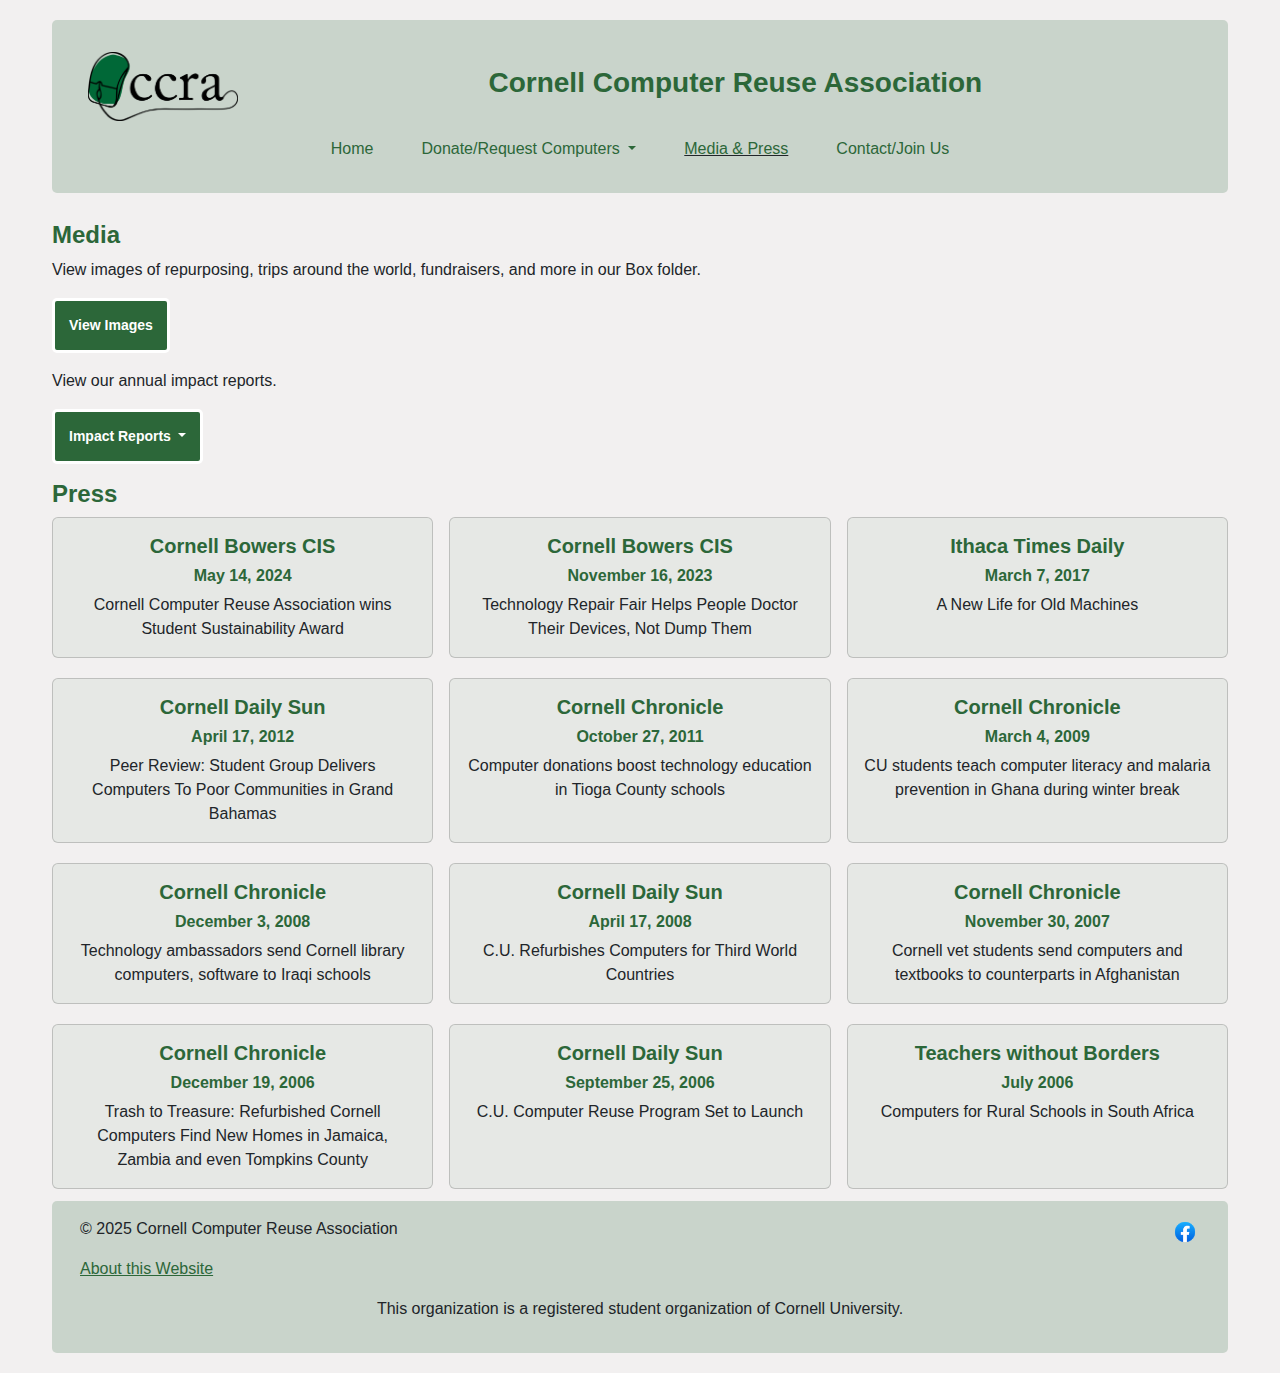
<file: press.html>
<!DOCTYPE html>
<html lang="en">

<head>
    <meta charset="UTF-8" />
    <meta name="viewport" content="width=device-width, initial-scale=1" />
    <title>Cornell Computer Reuse Association - Media & Press</title>
    <link rel="stylesheet" type="text/css" href="styles/bootstrap.min.css" />
    <link rel="stylesheet" type="text/css" href="styles/site.css" />

    <link rel="apple-touch-icon" sizes="180x180" href="/apple-touch-icon.png">
    <link rel="icon" type="image/png" sizes="32x32" href="/favicon-32x32.png">
    <link rel="icon" type="image/png" sizes="16x16" href="/favicon-16x16.png">
    <link rel="manifest" href="/site.webmanifest">
</head>

<body>
    <div class="container-fluid">
        <header>
            <div class="navbar navbar-expand-md">
                <button class="navbar-toggler" type="button" data-bs-toggle="collapse"
                    data-bs-target="#navbarSupportedContent" aria-controls="navbarSupportedContent"
                    aria-expanded="false" aria-label="Toggle navigation">
                    <span class="navbar-toggler-icon"></span>
                </button>
            </div>
            <div class="container-fluid text-center">
                <div class="row justify-content-center">
                    <div class="col-md-2 align-self-center">
                        <a href="index.html">
                            <img class="" src="images/ccralogo8.png" width="150" height="69"
                                alt="Cornell Computer Reuse Association Logo">
                        </a>
                    </div>

                    <div class="col-md align-self-center">
                        <a href="index.html">
                            <h3>
                                Cornell Computer Reuse Association
                            </h3>
                        </a>
                    </div>
                </div>

                <nav class="navbar navbar-expand-md">
                    <div class="container-fluid">
                        <div class="collapse navbar-collapse" id="navbarSupportedContent">
                            <ul class="navbar-nav m-auto">
                                <li class="nav-item">
                                    <a class="nav-link" href="index.html">Home</a>
                                </li>
                                <li class="nav-item dropdown">
                                    <a class="nav-link dropdown-toggle" href="#" role="button" data-bs-toggle="dropdown"
                                        aria-expanded="false">
                                        Donate/Request Computers
                                    </a>
                                    <ul class="dropdown-menu">
                                        <li><a class="dropdown-item" href="donate-computers.html">Donate Computers</a>
                                        </li>
                                        <li><a class="dropdown-item" href="request-computers.html">Request Computers</a>
                                        </li>
                                        <li>
                                            <hr class="dropdown-divider">
                                        </li>
                                        <li><a class="dropdown-item" href="give-money.html">Give Money</a></li>
                                    </ul>
                                </li>
                                <li class="nav-item active">
                                    <a class="nav-link" href="press.html">Media & Press</a>
                                </li>
                                <li class="nav-item">
                                    <a class="nav-link" href="contact.html">Contact/Join Us</a>
                                </li>
                            </ul>
                        </div>
                    </div>
                </nav>
            </div>


        </header>

        <main>
            <h4>Media</h4>
            <p>View images of repurposing, trips around the world, fundraisers, and more in our Box folder.</p>
            <a class="btn buttonpic btn-sm m-0 mb-3" href="https://cornell.box.com/s/774ypiq2rxpo4e1rcvpvjmlddnmlvovo"
                role="button">View Images</a>

                <p>View our annual impact reports.</p>
            <div class="dropdown">
                    <a class="btn buttonpic btn-sm dropdown-toggle m-0 mb-3" href="#" role="button" data-bs-toggle="dropdown" aria-expanded="false">
                      Impact Reports
                    </a>

                    <ul class="dropdown-menu">
                      <li><a class="dropdown-item" href="https://cornellcomputerreuse.org/impact-reports/2023-2024_CCRA_Impact_Report.pdf">2023-2024</a></li>
                    </ul>


            <h4>Press</h4>
            <div class="row text-center g-3">
                <div class="col-md">
                    <a href="images/press/3-14-24.png">
                        <div class="card h-100">
                            <div class="card-body">
                                <h5 class="card-title">Cornell Bowers CIS</h5>
                                <h6 class="card-title">May 14, 2024</h6>
                                <p class="card-text">Cornell Computer Reuse Association wins Student Sustainability
                                    Award</p>
                            </div>
                        </div>
                    </a>
                </div>

                <div class="col-md">
                    <a
                        href="https://cis.cornell.edu/technology-repair-fair-helps-people-doctor-their-devices-not-dump-them">
                        <div class="card h-100">
                            <div class="card-body">
                                <h5 class="card-title">Cornell Bowers CIS</h5>
                                <h6 class="card-title">November 16, 2023</h6>
                                <p class="card-text">Technology Repair Fair Helps People Doctor Their Devices, Not Dump
                                    Them</p>
                            </div>
                        </div>
                    </a>
                </div>
                <div class="col-md">
                    <a
                        href="https://www.ithaca.com/news/ithaca/a-new-life-for-old-machines/article_96487ac4-fe96-11e6-849d-430a0a69153b.html">
                        <div class="card h-100">
                            <div class="card-body">
                                <h5 class="card-title">Ithaca Times Daily</h5>
                                <h6 class="card-title">March 7, 2017</h6>
                                <p class="card-text">A New Life for Old Machines</p>
                            </div>
                        </div>
                    </a>
                </div>

            </div>

            <div class="row text-center g-3 mt-1">
                <div class="col-md">
                    <a
                        href="https://cornellsun.com/2012/04/17/peer-review-student-group-delivers-computers-to-poor-communities-in-grand-bahamas/">
                        <div class="card h-100">
                            <div class="card-body">
                                <h5 class="card-title">Cornell Daily Sun</h5>
                                <h6 class="card-title">April 17, 2012</h6>
                                <p class="card-text">Peer Review: Student Group Delivers Computers To Poor Communities
                                    in Grand Bahamas</p>
                            </div>
                        </div>
                    </a>
                </div>

                <div class="col-md">
                    <a href="https://news.cornell.edu/stories/2011/10/cornell-donates-computers-tioga-county-schools">
                        <div class="card h-100">
                            <div class="card-body">
                                <h5 class="card-title">Cornell Chronicle</h5>
                                <h6 class="card-title">October 27, 2011</h6>
                                <p class="card-text">Computer donations boost technology education in Tioga County
                                    schools</p>
                            </div>
                        </div>
                    </a>
                </div>

                <div class="col-md">
                    <a href="https://news.cornell.edu/stories/2009/03/two-student-groups-spend-winter-break-ghana">
                        <div class="card h-100">
                            <div class="card-body">
                                <h5 class="card-title">Cornell Chronicle</h5>
                                <h6 class="card-title">March 4, 2009</h6>
                                <p class="card-text">CU students teach computer literacy and malaria prevention in Ghana
                                    during winter break</p>
                            </div>
                        </div>
                    </a>
                </div>


            </div>

            <div class="row text-center g-3 mt-1">
                <div class="col-md">
                    <a href="https://news.cornell.edu/stories/2008/12/cornell-donates-computers-iraq">
                        <div class="card h-100">
                            <div class="card-body">
                                <h5 class="card-title">Cornell Chronicle</h5>
                                <h6 class="card-title">December 3, 2008</h6>
                                <p class="card-text">Technology ambassadors send Cornell library computers, software to
                                    Iraqi schools</p>
                            </div>
                        </div>
                    </a>
                </div>

                <div class="col-md">
                    <a href="https://cornellsun.com/2008/04/17/c-u-refurbishes-computers-for-third-world-countries/">
                        <div class="card h-100">
                            <div class="card-body">
                                <h5 class="card-title">Cornell Daily Sun</h5>
                                <h6 class="card-title">April 17, 2008</h6>
                                <p class="card-text">C.U. Refurbishes Computers for Third World Countries</p>
                            </div>
                        </div>
                    </a>
                </div>

                <div class="col-md">
                    <a
                        href="https://news.cornell.edu/stories/2007/11/computers-and-textbooks-go-afghanistan-vet-school">
                        <div class="card h-100">
                            <div class="card-body">
                                <h5 class="card-title">Cornell Chronicle</h5>
                                <h6 class="card-title">November 30, 2007</h6>
                                <p class="card-text">Cornell vet students send computers and textbooks to counterparts
                                    in Afghanistan</p>
                            </div>
                        </div>
                    </a>
                </div>


            </div>

            <div class="row text-center g-3 mt-1">
                <div class="col-md">
                    <a
                        href="https://news.cornell.edu/stories/2006/12/refurbished-computers-find-new-homes-ithaca-africa">
                        <div class="card h-100">
                            <div class="card-body">
                                <h5 class="card-title">Cornell Chronicle</h5>
                                <h6 class="card-title">December 19, 2006</h6>
                                <p class="card-text">Trash to Treasure: Refurbished Cornell Computers Find New Homes in
                                    Jamaica, Zambia and even
                                    Tompkins County</p>
                            </div>
                        </div>
                    </a>
                </div>

                <div class="col-md">
                    <a href="https://cornellsun.com/2006/09/25/c-u-computer-reuse-program-set-to-launch/">
                        <div class="card h-100">
                            <div class="card-body">
                                <h5 class="card-title">Cornell Daily Sun</h5>
                                <h6 class="card-title">September 25, 2006</h6>
                                <p class="card-text">C.U. Computer Reuse Program Set to Launch</p>
                            </div>
                        </div>
                    </a>
                </div>

                <div class="col-md">
                    <a href="http://iws.punahou.edu/user/ypeer/sa/Computers.html">
                        <div class="card h-100">
                            <div class="card-body">
                                <h5 class="card-title">Teachers without Borders</h5>
                                <h6 class="card-title">July 2006</h6>
                                <p class="card-text">Computers for Rural Schools in South Africa</p>
                            </div>
                        </div>
                    </a>
                </div>
            </div>
        </main>

        <footer>
            <div class="container-fluid text-center">
                <div class="row justify-content-center">
                    <div class="col-md">
                        <p class="float-md-start">© 2025 Cornell Computer Reuse Association</p>
                    </div>
                    <div class="col-md">
                        <a class="float-md-end"
                            href="https://www.facebook.com/Cornell-Computer-Reuse-Association-418484831551199/"
                            target="_blank">
                            <img class="" src="images/facebook-icon.png" width="30" height="30" alt="facebook logo">
                        </a>
                    </div>
                </div>

                <div class="row justify-content-center">
                    <div class="col-md">
                        <p class="float-md-start"><a href="about-this-website.html">About this Website</a></p>
                    </div>
                    <div class="col-md">
                    </div>
                </div>
                <p>This organization is a registered student organization of Cornell University.</p>
            </div>
        </footer>
    </div>


    <!-- <script src="scripts/jquery-3.6.2.min.js"></script> -->
    <script src="scripts/bootstrap.bundle.min.js"></script>

</body>

</html>
</file>
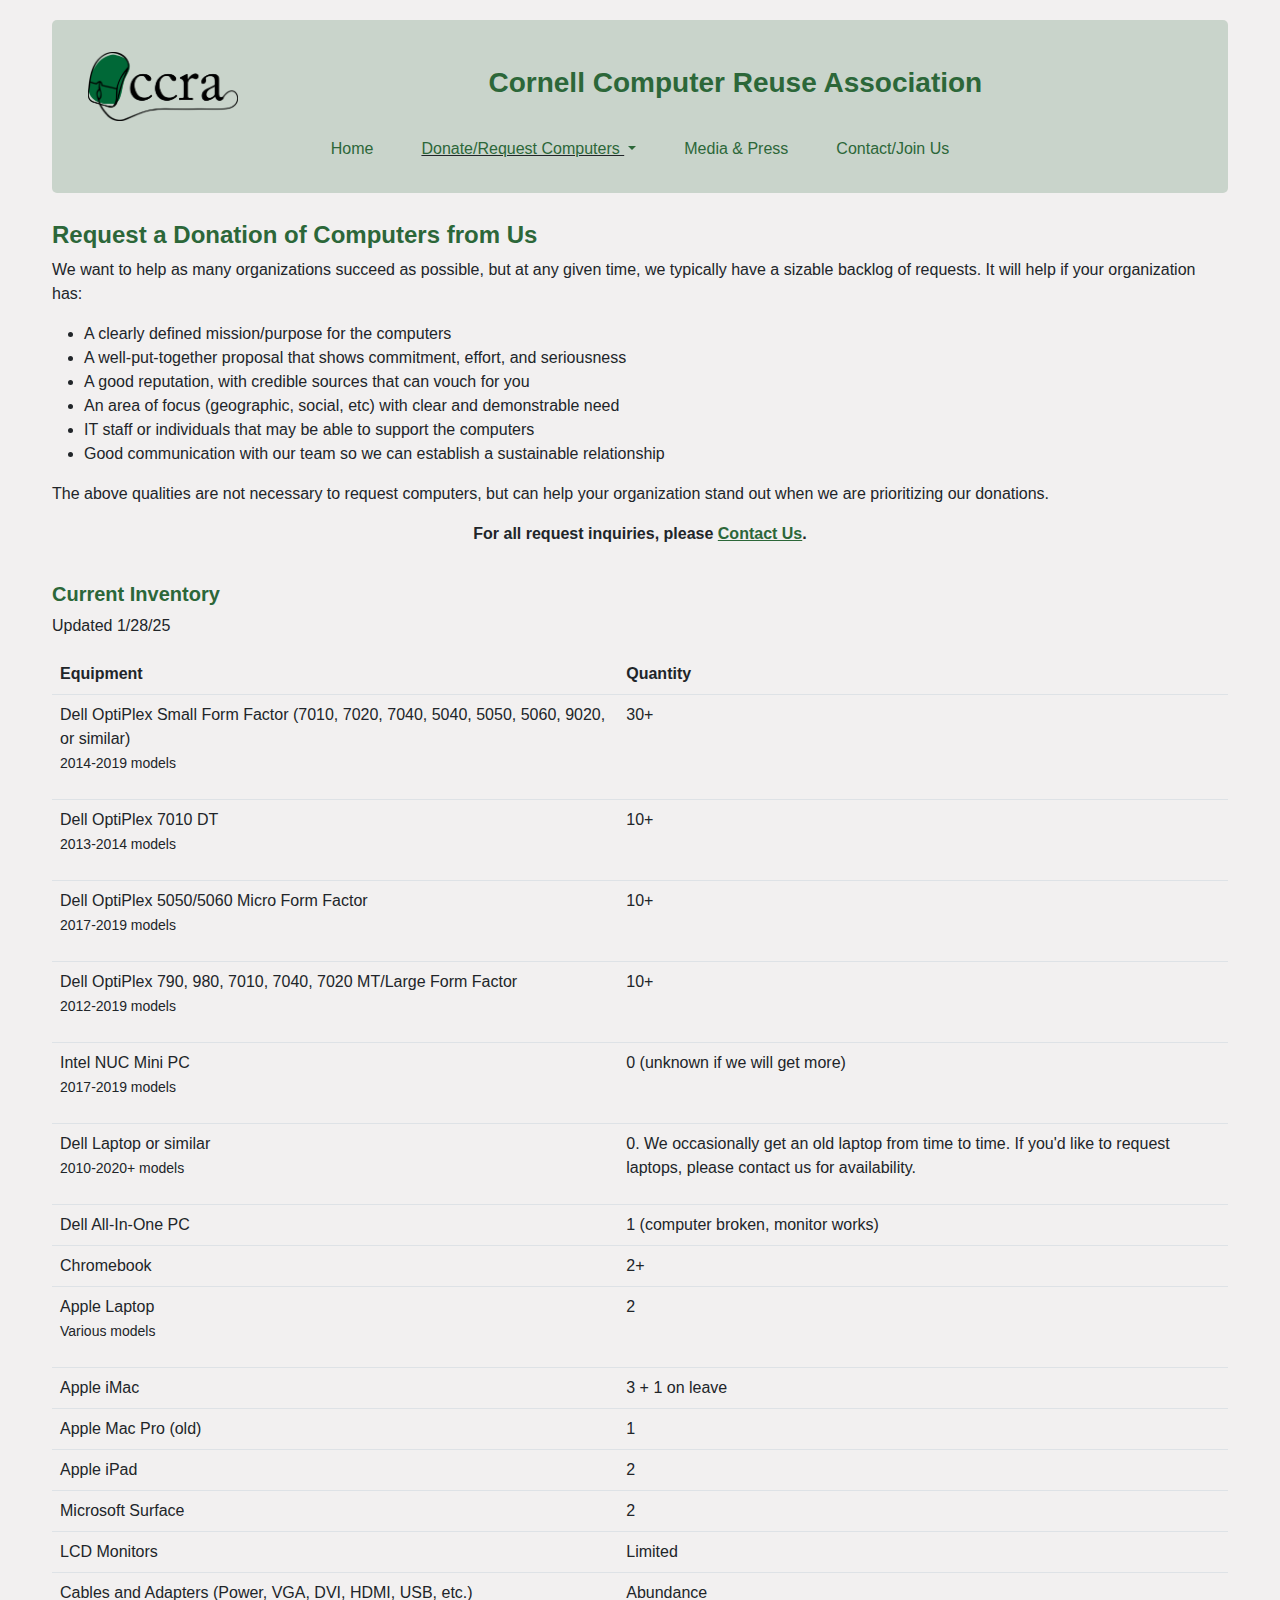
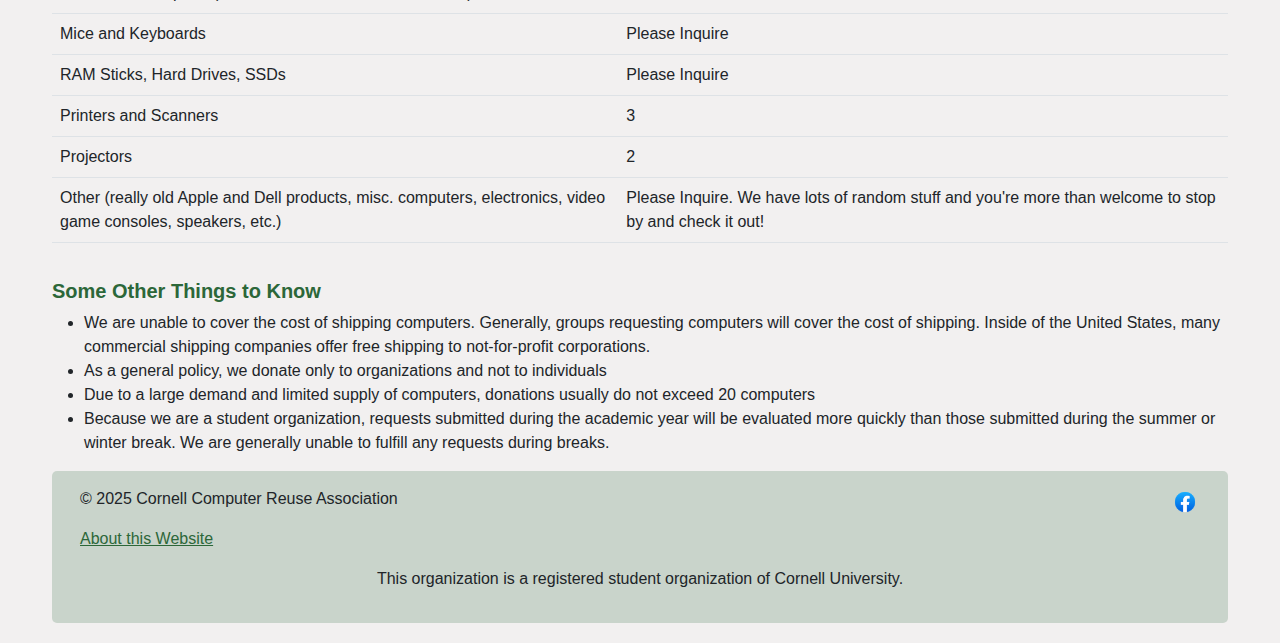
<file: request-computers.html>
<!DOCTYPE html>
<html lang="en">

<head>
    <meta charset="UTF-8" />
    <meta name="viewport" content="width=device-width, initial-scale=1" />
    <title>Cornell Computer Reuse Association - Request Computers</title>
    <link rel="stylesheet" type="text/css" href="styles/bootstrap.min.css" />
    <link rel="stylesheet" type="text/css" href="styles/site.css" />

    <link rel="apple-touch-icon" sizes="180x180" href="/apple-touch-icon.png">
    <link rel="icon" type="image/png" sizes="32x32" href="/favicon-32x32.png">
    <link rel="icon" type="image/png" sizes="16x16" href="/favicon-16x16.png">
    <link rel="manifest" href="/site.webmanifest">
</head>

<body>
    <div class="container-fluid">
        <header>
            <div class="navbar navbar-expand-md">
                <button class="navbar-toggler" type="button" data-bs-toggle="collapse"
                    data-bs-target="#navbarSupportedContent" aria-controls="navbarSupportedContent"
                    aria-expanded="false" aria-label="Toggle navigation">
                    <span class="navbar-toggler-icon"></span>
                </button>
            </div>
            <div class="container-fluid text-center">
                <div class="row justify-content-center">
                    <div class="col-md-2 align-self-center">
                        <a href="index.html">
                            <img class="" src="images/ccralogo8.png" width="150" height="69"
                                alt="Cornell Computer Reuse Association Logo">
                        </a>
                    </div>

                    <div class="col-md align-self-center">
                        <a href="index.html">
                            <h3>
                                Cornell Computer Reuse Association
                            </h3>
                        </a>
                    </div>
                </div>

                <nav class="navbar navbar-expand-md">
                    <div class="container-fluid">
                        <div class="collapse navbar-collapse" id="navbarSupportedContent">
                            <ul class="navbar-nav m-auto">
                                <li class="nav-item">
                                    <a class="nav-link" href="index.html">Home</a>
                                </li>
                                <li class="nav-item dropdown active">
                                    <a class="nav-link dropdown-toggle" href="#" role="button" data-bs-toggle="dropdown"
                                        aria-expanded="false">
                                        Donate/Request Computers
                                    </a>
                                    <ul class="dropdown-menu">
                                        <li><a class="dropdown-item" href="donate-computers.html">Donate Computers</a>
                                        </li>
                                        <li><a class="dropdown-item active" href="request-computers.html">Request
                                                Computers</a>
                                        </li>
                                        <li>
                                            <hr class="dropdown-divider">
                                        </li>
                                        <li><a class="dropdown-item" href="give-money.html">Give Money</a></li>
                                    </ul>
                                </li>
                                <li class="nav-item">
                                    <a class="nav-link" href="press.html">Media & Press</a>
                                </li>
                                <li class="nav-item">
                                    <a class="nav-link" href="contact.html">Contact/Join Us</a>
                                </li>
                            </ul>
                        </div>
                    </div>
                </nav>
            </div>


        </header>

        <main>
            <h4>Request a Donation of Computers from Us</h4>

            <p> We want to help as many organizations succeed as possible, but at any given time, we typically have a
                sizable backlog of requests. It will help if your organization has: </p>

            <ul>
                <li>
                    A clearly defined mission/purpose for the computers
                </li>
                <li>
                    A well-put-together proposal that shows commitment, effort, and seriousness
                </li>
                <li>
                    A good reputation, with credible sources that can vouch for you
                </li>
                <li>
                    An area of focus (geographic, social, etc) with clear and demonstrable need
                </li>
                <li>
                    IT staff or individuals that may be able to support the computers
                </li>
                <li>
                    Good communication with our team so we can establish a sustainable relationship
                </li>
            </ul>

            <p>
                The above qualities are not necessary to request computers, but can help your organization stand out
                when we are prioritizing our donations.
            </p>

            <p class="bold-center">For all request inquiries, please <a href="contact.html">Contact Us</a>.</p>

            <h5 class="section">Current Inventory</h5>
            <p>Updated 1/28/25</p>
            <table class="table">
                <thead>
                  <tr>
                    <th scope="col">Equipment</th>
                    <th scope="col">Quantity</th>
                  </tr>
                </thead>
                <tbody>
                  <tr>
                    <td>
                        <div>
                            Dell OptiPlex Small Form Factor (7010, 7020, 7040, 5040, 5050, 5060, 9020,  or similar)
                            <p><small>2014-2019 models</small></p>
                        </div>
                    </td>
                    <td>30+</td>
                  </tr>
                  <tr>
                    <td>
                        <div>
                            Dell OptiPlex 7010 DT
                            <p><small>2013-2014 models</small></p>
                        </div>
                    </td>
                    <td>10+</td>
                  </tr>
                  <tr>
                    <td>
                        <div>
                            Dell OptiPlex 5050/5060 Micro Form Factor
                            <p><small>2017-2019 models</small></p>
                        </div>
                    </td>
                    <td>10+</td>
                  </tr>
                  <tr>
                    <td>
                        <div>
                            Dell OptiPlex 790, 980, 7010, 7040, 7020 MT/Large Form Factor
                            <p><small>2012-2019 models</small></p>
                        </div>
                    </td>
                    <td>10+</td>
                  </tr>
                  <tr>
                    <td>
                        <div>
                            Intel NUC Mini PC
                            <p><small>2017-2019 models</small></p>
                        </div>
                    </td>
                    <td>0 (unknown if we will get more)</td>
                  </tr>
                  <tr>
                    <td>
                        <div>
                            Dell Laptop or similar
                            <p><small>2010-2020+ models</small></p>
                        </div>
                    </td>
                    <td>0.  We occasionally get an old laptop from time to time.  If you'd like to request laptops, please contact us for availability.</td>
                  </tr>
                  <tr>
                    <td>
                            Dell All-In-One PC
                    </td>
                    <td>1 (computer broken, monitor works)</td>
                  </tr>
                  <tr>
                    <td>Chromebook</td>
                    <td>2+</td>
                  </tr>
                  <tr>
                    <td>
                        <div>
                            Apple Laptop
                            <p><small>Various models</small></p>
                        </div>
                    </td>
                    <td>2</td>
                  </tr>
                  <tr>
                    <td>Apple iMac</td>
                    <td>3 + 1 on leave</td>
                  </tr>
                  <tr>
                    <td>Apple Mac Pro (old)</td>
                    <td>1</td>
                  </tr>
                  <tr>
                    <td>Apple iPad</td>
                    <td>2</td>
                  </tr>
                  <tr>
                    <td>Microsoft Surface</td>
                    <td>2</td>
                  </tr>
                  <tr>
                    <td>LCD Monitors</td>
                    <td>Limited</td>
                  </tr>
                  <tr>
                    <td>Cables and Adapters (Power, VGA, DVI, HDMI, USB, etc.)</td>
                    <td>Abundance</td>
                  </tr>
                  <tr>
                    <td>Mice and Keyboards</td>
                    <td>Please Inquire</td>
                  </tr>
                  <tr>
                    <td>RAM Sticks, Hard Drives, SSDs</td>
                    <td>Please Inquire</td>
                  </tr>
                  <tr>
                    <td>Printers and Scanners</td>
                    <td>3</td>
                  </tr>
                  <tr>
                    <td>Projectors</td>
                    <td>2</td>
                  </tr>
                  <tr>
                    <td>Other (really old Apple and Dell products, misc. computers, electronics, video game consoles, speakers, etc.)</td>
                    <td>Please Inquire.  We have lots of random stuff and you're more than welcome to stop by and check it out!</td>
                  </tr>
                </tbody>
              </table>

            <h5 class="section">Some Other Things to Know</h5>
            <ul>
                <li>
                    We are unable to cover the cost of shipping computers. Generally, groups requesting computers will
                    cover the cost of shipping. Inside of the United States, many commercial shipping companies offer
                    free shipping to not-for-profit corporations.
                </li>
                <li>
                    As a general policy, we donate only to organizations and not to individuals
                </li>
                <li>
                    Due to a large demand and limited supply of computers, donations usually do not exceed 20 computers
                </li>
                <li>
                    Because we are a student organization, requests submitted during the academic year will be evaluated
                    more quickly than those submitted during the summer or winter break.  We are generally unable to fulfill any requests during breaks.
                </li>
            </ul>

        </main>

        <footer>
            <div class="container-fluid text-center">
                <div class="row justify-content-center">
                    <div class="col-md">
                        <p class="float-md-start">© 2025 Cornell Computer Reuse Association</p>
                    </div>
                    <div class="col-md">
                        <a class="float-md-end"
                            href="https://www.facebook.com/Cornell-Computer-Reuse-Association-418484831551199/"
                            target="_blank">
                            <img class="" src="images/facebook-icon.png" width="30" height="30" alt="facebook logo">
                        </a>
                    </div>
                </div>

                <div class="row justify-content-center">
                    <div class="col-md">
                        <p class="float-md-start"><a href="about-this-website.html">About this Website</a></p>
                    </div>
                    <div class="col-md">
                    </div>
                </div>
<p>This organization is a registered student organization of Cornell University.</p>
            </div>
        </footer>
    </div>


    <!-- <script src="scripts/jquery-3.6.2.min.js"></script> -->
    <script src="scripts/bootstrap.bundle.min.js"></script>

</body>

</html>
</file>
<file: styles/site.css>
body {
    padding: 0.5em;
    background-color: #f2f0f0;
    font-family: 'Verdana', Arial, sans-serif;
}

main {
    padding-top: 1em;
}

.container-fluid {
    max-width: 1200px;
}

header, footer {
    margin-top: 0.75em;
    margin-bottom: 0.75em;
    background-color: rgba(44, 103, 57, 0.205);
    padding: 1em;
    border-radius: 5px;
}

.navbar-toggler {
    position: absolute;
    top: 0px;
    right: 0px;
}

.nav-item {
    padding-left: 1em;
    padding-right: 1em;
}

.nav-link {
    color: rgb(44, 103, 57);
}

.active {
    /* color: rgb(44, 103, 57); */
    text-decoration: underline;
    /* font-weight: bold; */
}

h2, h3, h4, h5, h6 {
    color: rgb(44, 103, 57);
    font-weight: bold;
}

a {
    color: inherit;
    text-decoration: none;
}

p a {
    color: rgb(44, 103, 57);
    text-decoration: underline;
}

a:hover {
    color: inherit;
}

p a:hover {
    color: rgb(28, 186, 62);
}

.carousel {
    border-radius: 5px;
    overflow: hidden;
}

.bold-center {
    /* padding-top: 2em; */
    font-weight: bold;
    text-align: center;
}

.buttonpic {
    border: solid 3px white;
    background-color: rgb(44, 103, 57);
    font-weight: bold;
    color: white;
    border-radius: 5px;
    padding: 1em;
    margin: 0.5em;
    cursor: pointer;
    outline-offset: 2px;
  }

  .buttonpic:hover {
    color: rgb(44, 103, 57);
    background-color: white;
  }

.dropdown-item.active, .dropdown-item:active {
    background-color: rgb(44, 103, 57);
}

.section {
    padding-top: 1em;
}

.emphasis {
    font-weight: bold;
}

.resized {
    max-width: 800px;
}

.card {
    background-color: rgba(44, 103, 57, 0.056);
}

.card:hover {
    background-color: rgba(28, 186, 62, 0.353);
}

.contact.card:hover {
    background-color: rgba(44, 103, 57, 0.056);
}

.contact img {
    border-radius: 50%;
    max-width: 250px;
}
</file>
<file: _old/styles/site.css>
body {
  background-color: #f2f0f0;
  font-family: 'Verdana', Arial, sans-serif;
  box-sizing: border-box;
  max-width: 1200px;
  min-width: 100px;
  margin: auto;
  padding: 2em;
  border-radius: 5px;
}

h2,
h3 {
  color: rgb(44, 103, 57)
}

footer {
  display: flex;
  justify-content: space-between;
  align-items: center;
  margin-top: 10vh;
  margin-bottom: 4vh
}

footer img {
  max-width: 30px
}

.accessible-hidden {
  position: absolute;
  left: -10000px;
  top: auto;
  width: 1px;
  height: 1px;
  overflow: hidden;
}

.col {
  display: flex;
  flex-direction: row;
}

.row {
  display: flex;
  flex-direction: column;
}

/* Nav Bar */
header {
  background-color: rgba(44, 103, 57, 0.205);
  display: flex;
  flex-direction: column;
  align-items: center;
  text-align: center;
  padding: 1em;
  border-radius: 5px;
}

nav>ul {
  display: flex;
  flex-direction: column;
  padding: 0px;
  margin: 0px;
}

nav li {
  list-style: none;
  padding: 5px;
  margin: 0px;
}

nav li a:hover,
.arrow_wrapper:hover {
  color: rgb(255, 255, 255);
}

.selected {
  font-weight: bolder;
  text-decoration: underline;
}

header a {
  text-decoration: none;
}

nav button {
  background: none;
  color: rgb(44, 103, 57);
  border: none;
  font-family: inherit;
  font-size: inherit;
  cursor: pointer;
  margin: 0;
  padding: 0;
}

nav ul ul {
  padding: 0px;
  margin: 0px;
}

#dropdown {
  background-color: rgb(193, 209, 198);
  margin-top: 10px;
}

#hamburger {
  background: none;
  border: none;
  cursor: pointer;
  position: absolute;
  top: 60px;
  right: 45px;
}

.arrow_wrapper {
  display: flex;
  flex-direction: row;
  align-items: center;
}

.nav_arrow {
  padding-left: 10px;
  transition: transform 0.5s;
}

.arrow_rotated {
  transform: rotate(90deg) translate(-5px);
  transition: transform 0.5s;
}

.header_img {
  max-width: 100px;
}

.hamburger_img {
  width: 40px;
}

img {
  border-radius: 5px;
  display: block;
  width: 100%;
  margin: auto;
  height: auto;
}

/* donation.html */
.quote,
.bttn {
  text-align: center;
  font-weight: bold;
}

.section,
#section {
  padding-top: 0.5em;
  padding-bottom: 1em;
}

.emphasis {
  font-weight: bold;
}

/* contact page */
.contact {
  text-align: center;
}

.contact .col_element {
  padding-bottom: 50px;
}

.contact img {
  border-radius: 50%;
  max-width: 250px;
}

.qrcode img {
  margin-left: 0ch;
  margin-top: 10px;
  max-width: 250px;
}

/* press page */
.press {
  padding: 25px;
  margin: 25px;
  background-color: rgb(201, 201, 201);
  border-radius: 5px;
}

.press:hover {
  background-color: rgb(164, 199, 171);
  cursor: pointer;
}

a {
  color: rgb(44, 103, 57);
  text-decoration: underline;
}

a:hover {
  color: rgb(94, 173, 111);
}

/* gallery page */
.dots {
  display: flex;
  flex-direction: row;
  justify-content: center;
  margin-top: -25px;
}

.caption {
  text-align: center;
  margin: 0px;
}

.citation {
  margin-left: 90px;
  font-size: 8px;
  margin-bottom: 5px;

}

.d {
  background-color: transparent;
  color: darkgray;
  font-size: 40px;
  padding: 5px;
  border: none;
  cursor: pointer;
}

.dp {
  background-color: transparent;
  color: rgb(44, 103, 57);
  font-size: 60px;
  padding: 5px;
  border: none;
  cursor: pointer;
}

.carousel {
  margin: auto;
  width: 100%;
  height: auto;
  justify-content: center;
}

.gallery {
  display: flex;
  flex-direction: column-reverse;
}

.arrow {
  font-size: 40px;
  background-color: transparent;
  color: darkgray;
  border: none;
  padding: 20px;
  cursor: pointer;
}

.arrow:hover {
  color: rgb(44, 103, 57);
}

.picopt {
  display: flex;
  flex-direction: column;
  justify-content: center;
}

.buttonpic {
  border: solid 3px white;
  background-color: rgb(44, 103, 57);
  font-weight: bold;
  color: white;
  border-radius: 5px;
  padding: 1em;
  margin: 0.5em;
  cursor: pointer;
  outline-offset: 2px;
}

.buttonpic:hover {
  color: rgb(44, 103, 57);
  background-color: white;
}

.galpress {
  color: rgb(44, 103, 57);
  background-color: rgb(255, 255, 255);
}

.gallery img {
  border: solid 2px rgb(44, 103, 57);
}

@media (max-width: 819px) {
  .accessible-hidden_narrow {
    position: absolute;
    left: -10000px;
    top: auto;
    width: 1px;
    height: 1px;
    overflow: hidden;
  }
}

@media (min-width: 820px) {
  .cols_wrapper {
    display: flex;
    flex-direction: row;
    justify-content: center;
    margin-bottom: 10px;
    margin-left: -1em;
    margin-right: -1em;
    padding: 1em;
  }

  .col_element {
    margin-left: 1em;
    margin-right: 1em;
    width: 100%;
  }

  header .cols_wrapper {
    margin-bottom: 0;
  }

  header .cols_wrapper .col_element:first-child {
    width: 150px;
  }

  #hamburger {
    display: none;
  }

  #dropdown {
    position: absolute;
  }

  nav>ul {
    flex-direction: row;
  }

  nav li {
    padding-left: 20px;
    padding-right: 20px;
  }

  .header_img {
    max-width: 150px;
  }

  .picopt {
    flex-direction: row;
  }

  .press {
    width: 30%;
  }

  .gallery {
    flex-direction: column;
  }

  .citation {
    margin-left: 120px;
    font-size: 10px;

  }

  .d {
    font-size: 60px;
  }

  /* donation.html */
  .donation-category {
    padding: 0 40px;
    margin: 2vh 0;
  }
}
</file>
